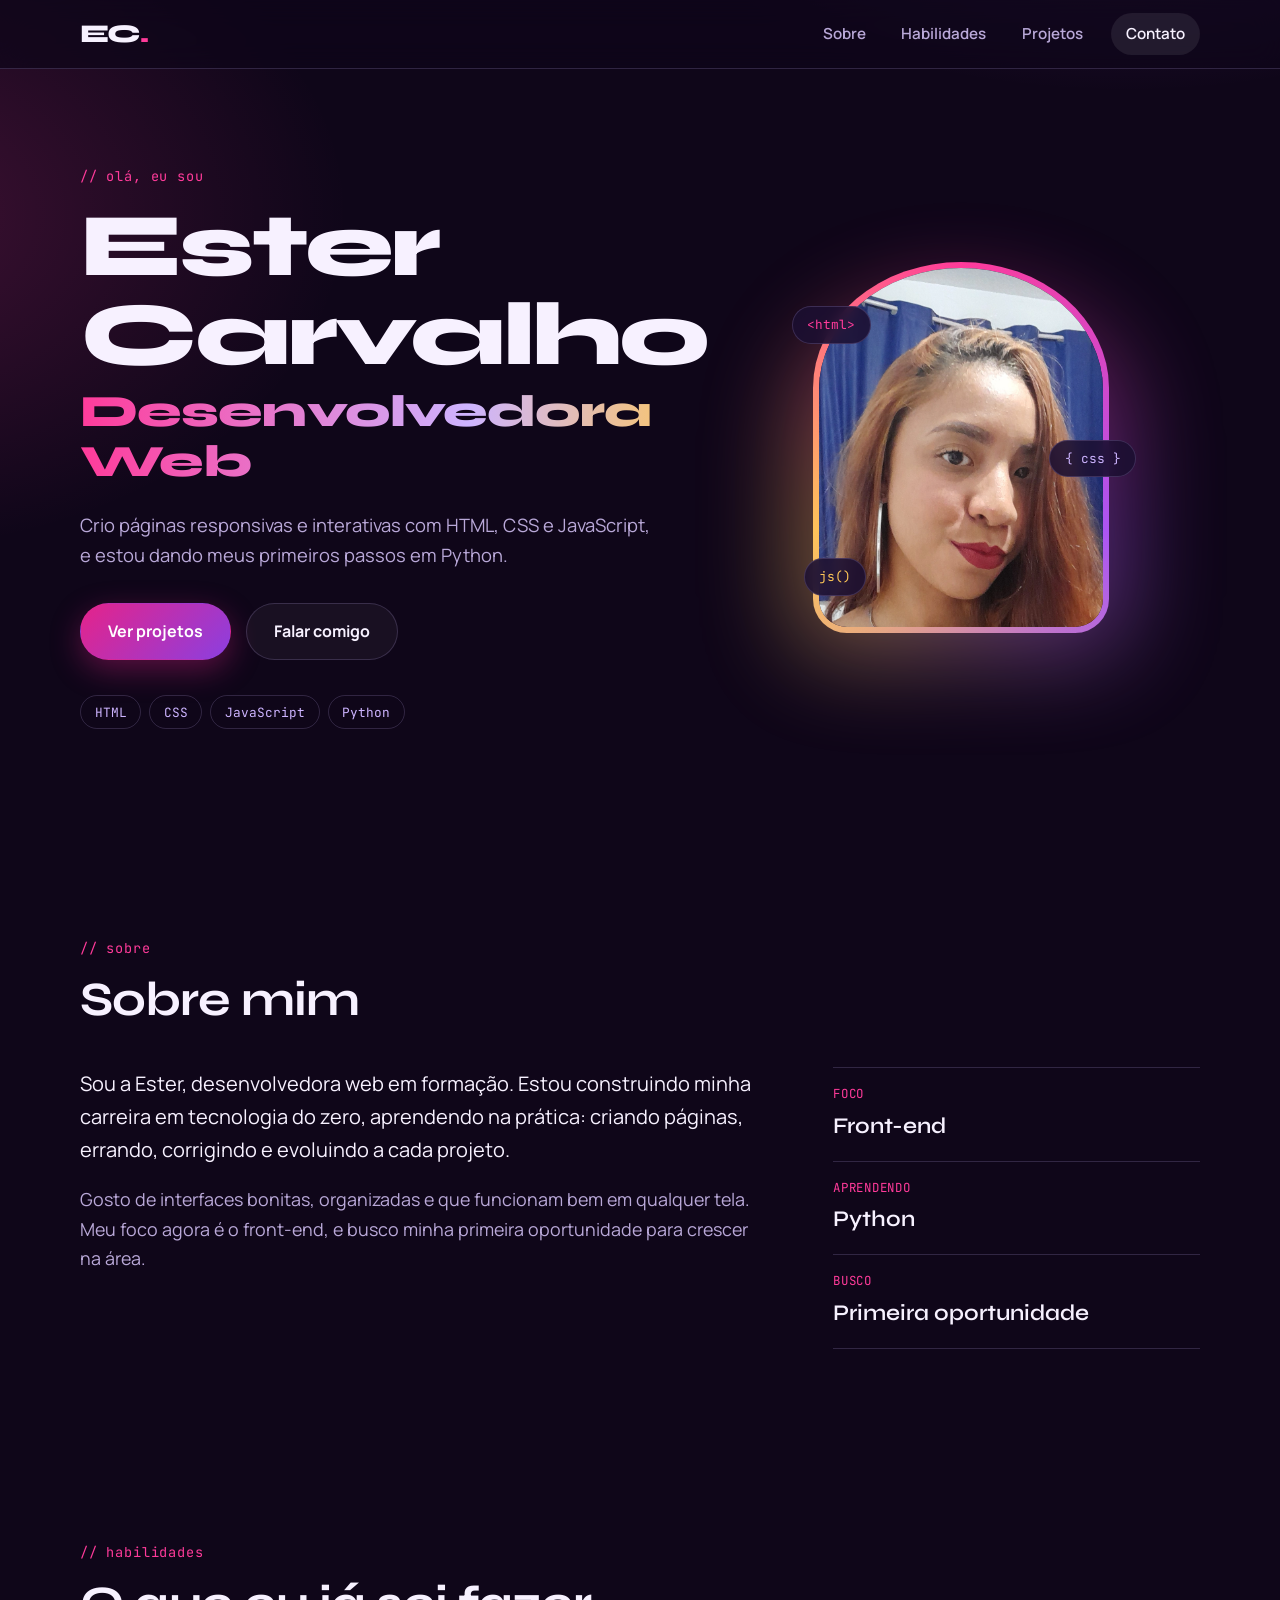
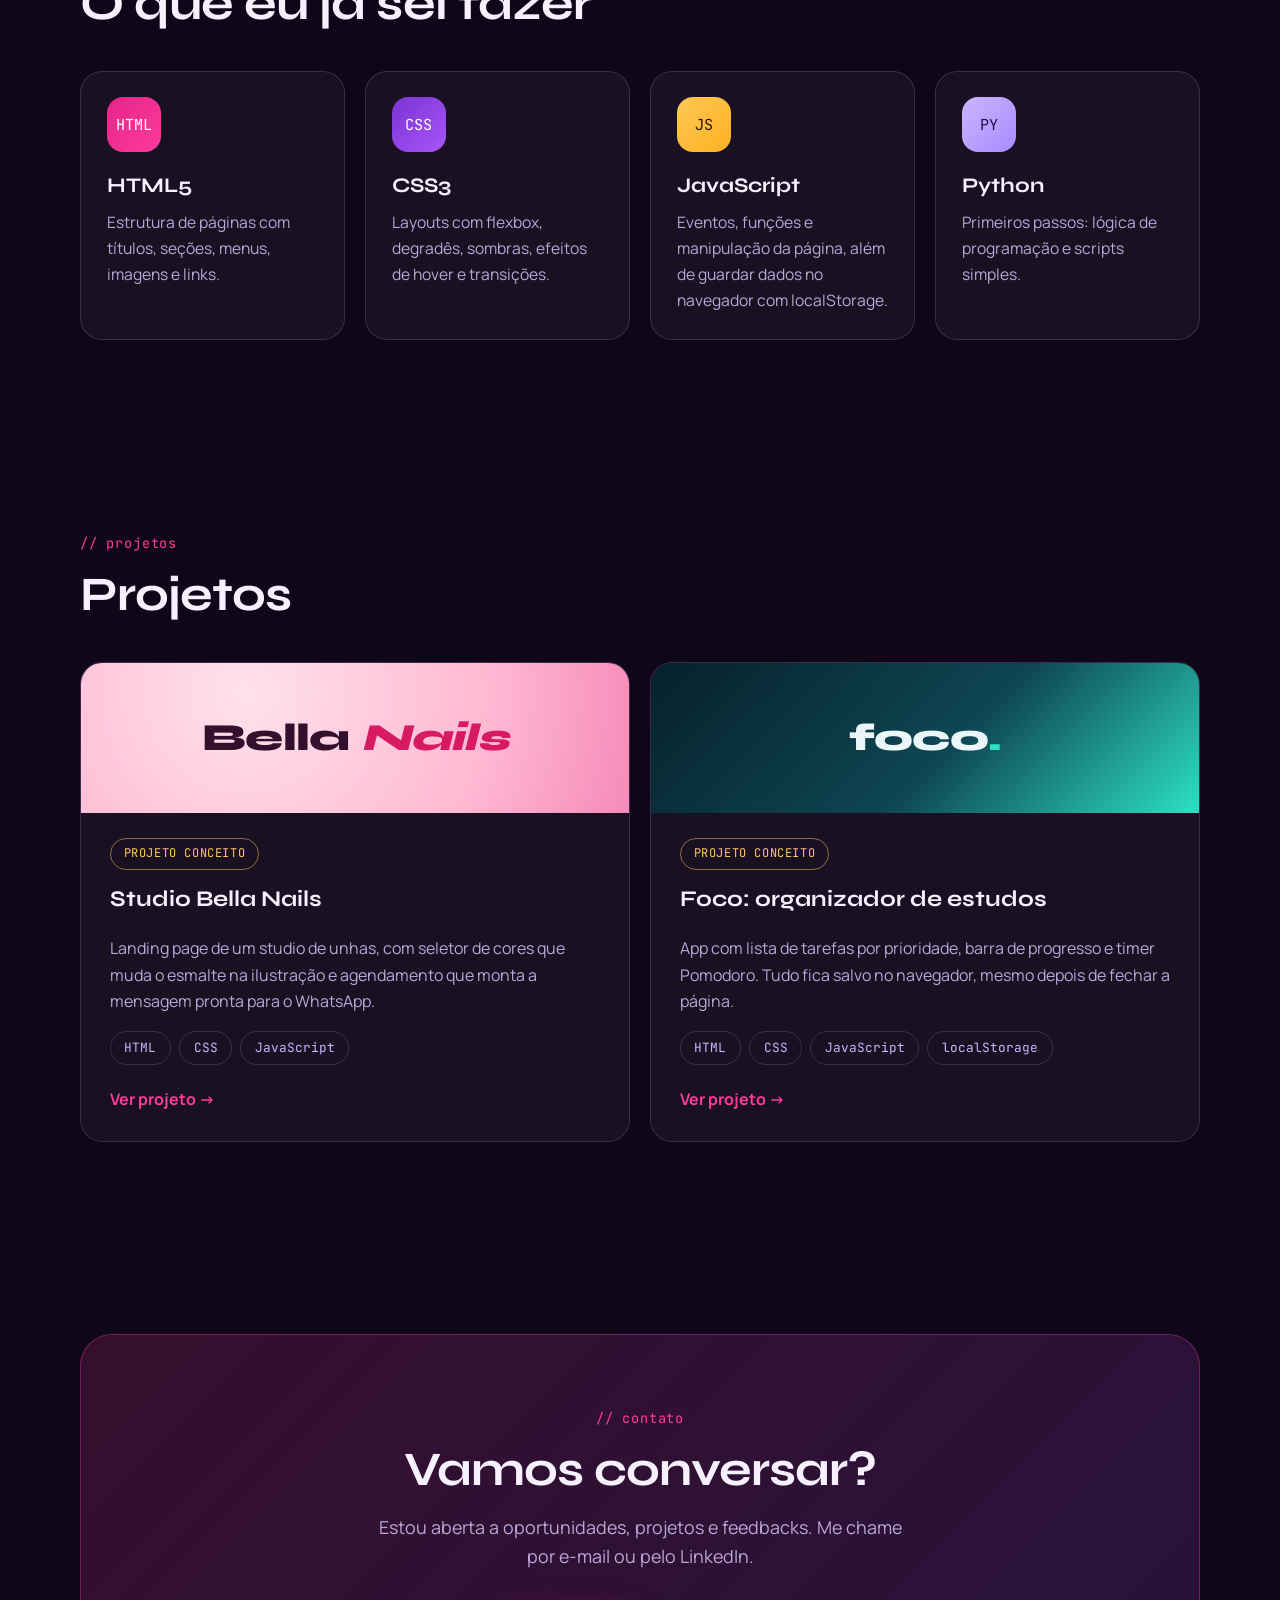
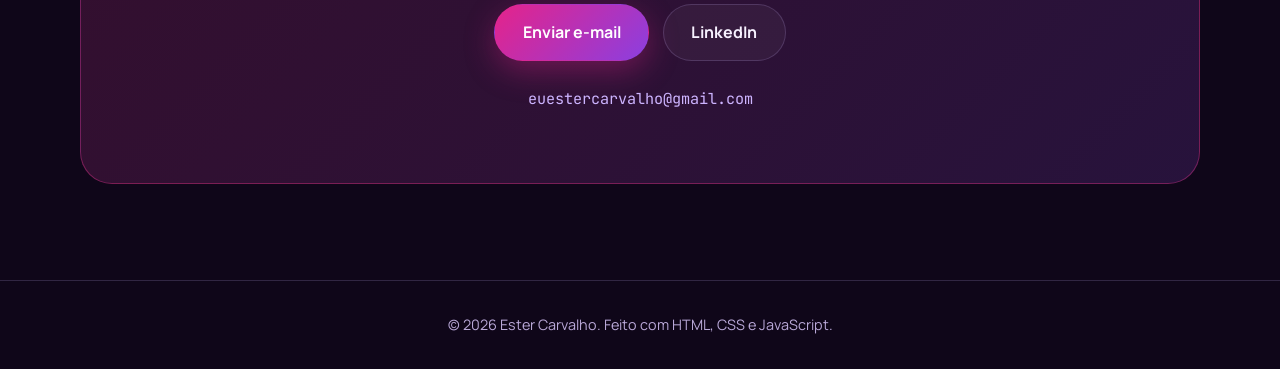
<file: index.html>
<!DOCTYPE html>
<html lang="pt-BR">

<head>
    <meta charset="UTF-8">
    <meta name="viewport" content="width=device-width, initial-scale=1">
    <title>Ester Carvalho | Desenvolvedora Web</title>
    <meta name="description" content="Portfólio de Ester Carvalho, desenvolvedora web em formação. HTML, CSS, JavaScript e Python.">
    <meta name="theme-color" content="#0F0619">
    <meta property="og:type" content="website">
    <meta property="og:title" content="Ester Carvalho | Desenvolvedora Web">
    <meta property="og:description" content="Portfólio de desenvolvimento web com projetos em HTML, CSS e JavaScript.">
    <meta property="og:locale" content="pt_BR">
    <link rel="icon" href="data:image/svg+xml,%3Csvg xmlns='http://www.w3.org/2000/svg' viewBox='0 0 100 100'%3E%3Crect width='100' height='100' rx='26' fill='%23E5238A'/%3E%3Ctext x='50' y='67' font-size='50' font-weight='800' text-anchor='middle' fill='white' font-family='Arial,sans-serif'%3EEC%3C/text%3E%3C/svg%3E">

    <link rel="preconnect" href="https://fonts.googleapis.com">
    <link rel="preconnect" href="https://fonts.gstatic.com" crossorigin>
    <link href="https://fonts.googleapis.com/css2?family=Syne:wght@600;800&family=Manrope:wght@400;500;600;700&family=JetBrains+Mono:wght@500&display=swap" rel="stylesheet">
    <link rel="stylesheet" href="style.css">
</head>

<body>

    <a class="skip" href="#conteudo">Pular para o conteúdo</a>

    <header class="topo">
        <div class="container topo__inner">
            <a class="logo" href="#inicio" aria-label="Ester Carvalho, voltar ao início">EC<span>.</span></a>

            <button class="menu-btn" type="button" aria-expanded="false" aria-controls="menu" aria-label="Abrir menu">
                <span></span><span></span><span></span>
            </button>

            <nav id="menu" class="menu" aria-label="Principal">
                <a href="#sobre">Sobre</a>
                <a href="#habilidades">Habilidades</a>
                <a href="#projetos">Projetos</a>
                <a class="menu__cta" href="#contato">Contato</a>
            </nav>
        </div>
    </header>

    <main id="conteudo">

        <section id="inicio" class="hero">
            <div class="container hero__grid">

                <div class="hero__texto">
                    <p class="rotulo">// olá, eu sou</p>
                    <h1>Ester Carvalho</h1>
                    <p class="hero__cargo">Desenvolvedora Web</p>
                    <p class="hero__lead">
                        Crio páginas responsivas e interativas com HTML, CSS e JavaScript,
                        e estou dando meus primeiros passos em Python.
                    </p>

                    <div class="hero__acoes">
                        <a class="btn btn--primario" href="#projetos">Ver projetos</a>
                        <a class="btn btn--fantasma" href="#contato">Falar comigo</a>
                    </div>

                    <ul class="chips" aria-label="Tecnologias">
                        <li>HTML</li>
                        <li>CSS</li>
                        <li>JavaScript</li>
                        <li>Python</li>
                    </ul>
                </div>

                <div class="foto" aria-hidden="false">
                    <div class="foto__janela">
                        <img src="imagens/minha-foto.jpeg" alt="Retrato de Ester Carvalho" width="1080" height="1920">
                    </div>
                    <span class="tag tag--1">&lt;html&gt;</span>
                    <span class="tag tag--2">{ css }</span>
                    <span class="tag tag--3">js()</span>
                </div>

            </div>
        </section>

        <section id="sobre" class="secao">
            <div class="container">
                <header class="secao__topo">
                    <p class="rotulo">// sobre</p>
                    <h2>Sobre mim</h2>
                </header>

                <div class="sobre__grid">
                    <div class="sobre__texto">
                        <p>
                            Sou a Ester, desenvolvedora web em formação. Estou construindo minha carreira
                            em tecnologia do zero, aprendendo na prática: criando páginas, errando,
                            corrigindo e evoluindo a cada projeto.
                        </p>
                        <p>
                            Gosto de interfaces bonitas, organizadas e que funcionam bem em qualquer tela.
                            Meu foco agora é o front-end, e busco minha primeira oportunidade para crescer na área.
                        </p>
                    </div>

                    <dl class="ficha">
                        <div>
                            <dt>Foco</dt>
                            <dd>Front-end</dd>
                        </div>
                        <div>
                            <dt>Aprendendo</dt>
                            <dd>Python</dd>
                        </div>
                        <div>
                            <dt>Busco</dt>
                            <dd>Primeira oportunidade</dd>
                        </div>
                    </dl>
                </div>
            </div>
        </section>

        <section id="habilidades" class="secao">
            <div class="container">
                <header class="secao__topo">
                    <p class="rotulo">// habilidades</p>
                    <h2>O que eu já sei fazer</h2>
                </header>

                <div class="skills">
                    <article class="skill">
                        <div class="skill__icone skill__icone--rosa">HTML</div>
                        <h3>HTML5</h3>
                        <p>Estrutura de páginas com títulos, seções, menus, imagens e links.</p>
                    </article>

                    <article class="skill">
                        <div class="skill__icone skill__icone--violeta">CSS</div>
                        <h3>CSS3</h3>
                        <p>Layouts com flexbox, degradês, sombras, efeitos de hover e transições.</p>
                    </article>

                    <article class="skill">
                        <div class="skill__icone skill__icone--ouro">JS</div>
                        <h3>JavaScript</h3>
                        <p>Eventos, funções e manipulação da página, além de guardar dados no navegador com localStorage.</p>
                    </article>

                    <article class="skill">
                        <div class="skill__icone skill__icone--lilas">PY</div>
                        <h3>Python</h3>
                        <p>Primeiros passos: lógica de programação e scripts simples.</p>
                    </article>
                </div>
            </div>
        </section>

        <section id="projetos" class="secao">
            <div class="container">
                <header class="secao__topo">
                    <p class="rotulo">// projetos</p>
                    <h2>Projetos</h2>
                </header>

                <div class="projetos">
                    <article class="projeto projeto--real">
                        <div class="projeto__capa" aria-hidden="true">
                            <span>Bella <em>Nails</em></span>
                        </div>
                        <div class="projeto__corpo">
                            <span class="selo selo--ok">Projeto conceito</span>
                            <h3>Studio Bella Nails</h3>
                            <p>Landing page de um studio de unhas, com seletor de cores que muda o esmalte na ilustração e agendamento que monta a mensagem pronta para o WhatsApp.</p>
                            <ul class="chips chips--pequenos" aria-label="Tecnologias usadas">
                                <li>HTML</li>
                                <li>CSS</li>
                                <li>JavaScript</li>
                            </ul>
                            <a class="projeto__link" href="projetos/studio-bella-nails/index.html">Ver projeto <span aria-hidden="true">&rarr;</span></a>
                        </div>
                    </article>

                    <article class="projeto projeto--real">
                        <div class="projeto__capa projeto__capa--foco" aria-hidden="true">
                            <span>foco<em>.</em></span>
                        </div>
                        <div class="projeto__corpo">
                            <span class="selo selo--ok">Projeto conceito</span>
                            <h3>Foco: organizador de estudos</h3>
                            <p>App com lista de tarefas por prioridade, barra de progresso e timer Pomodoro. Tudo fica salvo no navegador, mesmo depois de fechar a página.</p>
                            <ul class="chips chips--pequenos" aria-label="Tecnologias usadas">
                                <li>HTML</li>
                                <li>CSS</li>
                                <li>JavaScript</li>
                                <li>localStorage</li>
                            </ul>
                            <a class="projeto__link" href="projetos/foco-estudos/index.html">Ver projeto <span aria-hidden="true">&rarr;</span></a>
                        </div>
                    </article>
                </div>
            </div>
        </section>

        <section id="contato" class="secao">
            <div class="container">
                <div class="contato">
                    <p class="rotulo">// contato</p>
                    <h2>Vamos conversar?</h2>
                    <p class="contato__texto">
                        Estou aberta a oportunidades, projetos e feedbacks.
                        Me chame por e-mail ou pelo LinkedIn.
                    </p>

                    <div class="hero__acoes hero__acoes--centro">
                        <a class="btn btn--primario" href="mailto:euestercarvalho@gmail.com">Enviar e-mail</a>

                        <a class="btn btn--fantasma" href="https://www.linkedin.com/in/ester-carvalho-20a6b92aa" target="_blank" rel="noopener">LinkedIn</a>
                    </div>

                    <p class="contato__email">euestercarvalho@gmail.com</p>
                </div>
            </div>
        </section>

    </main>

    <footer class="rodape">
        <div class="container">
            <p>&copy; <span id="ano">2026</span> Ester Carvalho. Feito com HTML, CSS e JavaScript.</p>
        </div>
    </footer>

    <script src="script.js"></script>
</body>

</html>
</file>
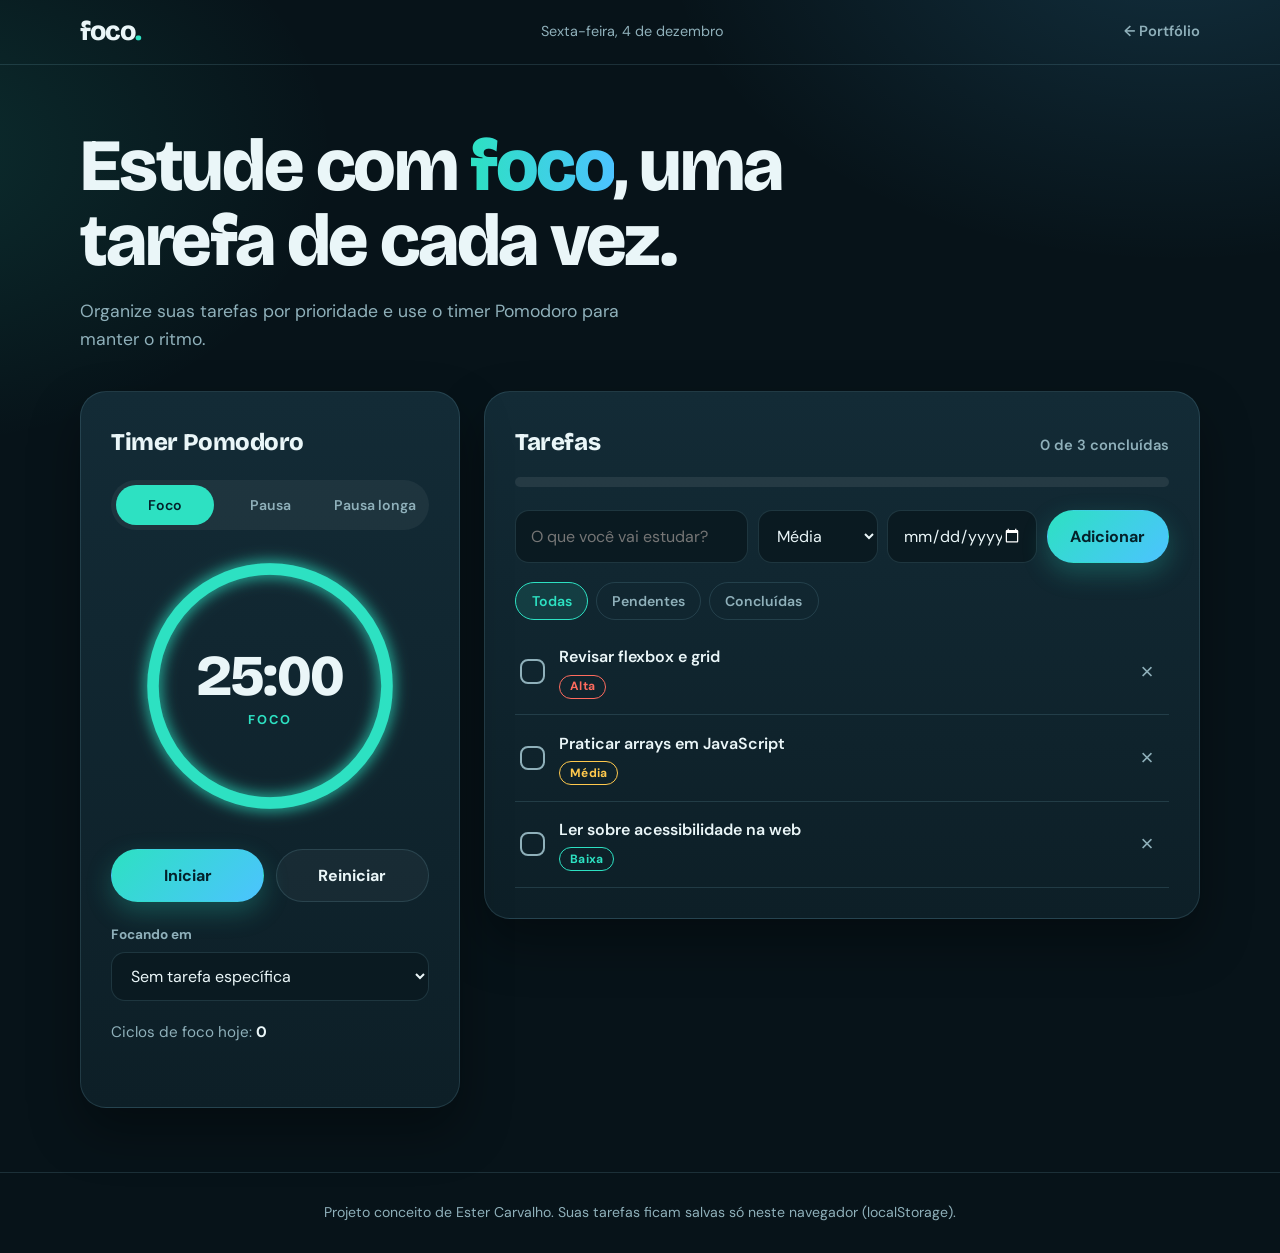
<file: projetos/foco-estudos/index.html>
<!DOCTYPE html>
<html lang="pt-BR">

<head>
    <meta charset="UTF-8">
    <meta name="viewport" content="width=device-width, initial-scale=1">
    <title>Foco | Organizador de estudos com Pomodoro</title>
    <meta name="description" content="Organizador de estudos com lista de tarefas, prioridades e timer Pomodoro. Projeto de Ester Carvalho.">
    <meta name="theme-color" content="#071319">
    <link rel="icon" href="data:image/svg+xml,%3Csvg xmlns='http://www.w3.org/2000/svg' viewBox='0 0 100 100'%3E%3Crect width='100' height='100' rx='26' fill='%2307222B'/%3E%3Ccircle cx='50' cy='50' r='26' fill='none' stroke='%232DE1C2' stroke-width='9'/%3E%3C/svg%3E">

    <link rel="preconnect" href="https://fonts.googleapis.com">
    <link rel="preconnect" href="https://fonts.gstatic.com" crossorigin>
    <link href="https://fonts.googleapis.com/css2?family=Bricolage+Grotesque:opsz,wght@12..96,600;12..96,800&family=DM+Sans:wght@400;500;600;700&display=swap" rel="stylesheet">
    <link rel="stylesheet" href="style.css">
</head>

<body>

    <a class="skip" href="#app">Pular para o app</a>

    <header class="topo">
        <div class="container topo__inner">
            <a class="logo" href="index.html" aria-label="Foco, início">foco<span>.</span></a>
            <p class="topo__data" id="dataHoje"></p>
            <a class="voltar" href="../../index.html#projetos">&larr; Portfólio</a>
        </div>
    </header>

    <main id="app" class="container">

        <section class="intro">
            <h1>Estude com <em>foco</em>, uma tarefa de cada vez.</h1>
            <p>Organize suas tarefas por prioridade e use o timer Pomodoro para manter o ritmo.</p>
        </section>

        <div class="grade">

            <section class="cartao timer" data-modo="foco" aria-labelledby="tituloTimer">
                <h2 id="tituloTimer">Timer Pomodoro</h2>

                <div class="modos" role="group" aria-label="Modo do timer">
                    <button class="modo" type="button" data-modo="foco" aria-pressed="true">Foco</button>
                    <button class="modo" type="button" data-modo="pausa" aria-pressed="false">Pausa</button>
                    <button class="modo" type="button" data-modo="longa" aria-pressed="false">Pausa longa</button>
                </div>

                <div class="anel">
                    <svg viewBox="0 0 200 200" aria-hidden="true">
                        <circle class="anel__fundo" cx="100" cy="100" r="90"></circle>
                        <circle class="anel__progresso" id="anelProgresso" cx="100" cy="100" r="90"></circle>
                    </svg>
                    <div class="anel__texto">
                        <span id="tempo" class="anel__tempo" role="timer" aria-live="off">25:00</span>
                        <span id="modoNome" class="anel__modo">Foco</span>
                    </div>
                </div>

                <div class="timer__acoes">
                    <button id="btnIniciar" class="btn btn--primario" type="button">Iniciar</button>
                    <button id="btnReiniciar" class="btn btn--fantasma" type="button">Reiniciar</button>
                </div>

                <div class="campo">
                    <label for="tarefaAtual">Focando em</label>
                    <select id="tarefaAtual"></select>
                </div>

                <p class="ciclos">Ciclos de foco hoje: <strong id="ciclosHoje">0</strong></p>
                <p id="avisoTimer" class="aviso" role="status" aria-live="polite"></p>
            </section>

            <section class="cartao tarefas" aria-labelledby="tituloTarefas">
                <div class="tarefas__topo">
                    <h2 id="tituloTarefas">Tarefas</h2>
                    <p id="resumo" class="resumo"></p>
                </div>

                <div class="progresso" id="progresso" role="progressbar" aria-label="Progresso das tarefas" aria-valuemin="0" aria-valuemax="100" aria-valuenow="0">
                    <div class="progresso__barra" id="barra"></div>
                </div>

                <form id="formTarefa" class="novo">
                    <label class="sr" for="novoTitulo">Nova tarefa</label>
                    <input id="novoTitulo" class="novo__titulo" type="text" placeholder="O que você vai estudar?" maxlength="80" autocomplete="off" required>

                    <label class="sr" for="novaPrioridade">Prioridade</label>
                    <select id="novaPrioridade">
                        <option value="alta">Alta</option>
                        <option value="media" selected>Média</option>
                        <option value="baixa">Baixa</option>
                    </select>

                    <label class="sr" for="novoPrazo">Prazo (opcional)</label>
                    <input id="novoPrazo" type="date">

                    <button class="btn btn--primario" type="submit">Adicionar</button>
                </form>

                <div class="filtros" role="group" aria-label="Filtrar tarefas">
                    <button class="filtro" type="button" data-filtro="todas" aria-pressed="true">Todas</button>
                    <button class="filtro" type="button" data-filtro="pendentes" aria-pressed="false">Pendentes</button>
                    <button class="filtro" type="button" data-filtro="feitas" aria-pressed="false">Concluídas</button>
                </div>

                <ul id="lista" class="lista"></ul>
                <p id="vazio" class="vazio" hidden>Nenhuma tarefa por aqui. Que tal adicionar a primeira?</p>

                <button id="limpar" class="limpar" type="button">Limpar concluídas</button>
            </section>

        </div>
    </main>

    <footer class="rodape">
        <div class="container">
            <p>Projeto conceito de Ester Carvalho. Suas tarefas ficam salvas só neste navegador (localStorage).</p>
        </div>
    </footer>

    <script src="script.js"></script>
</body>

</html>
</file>
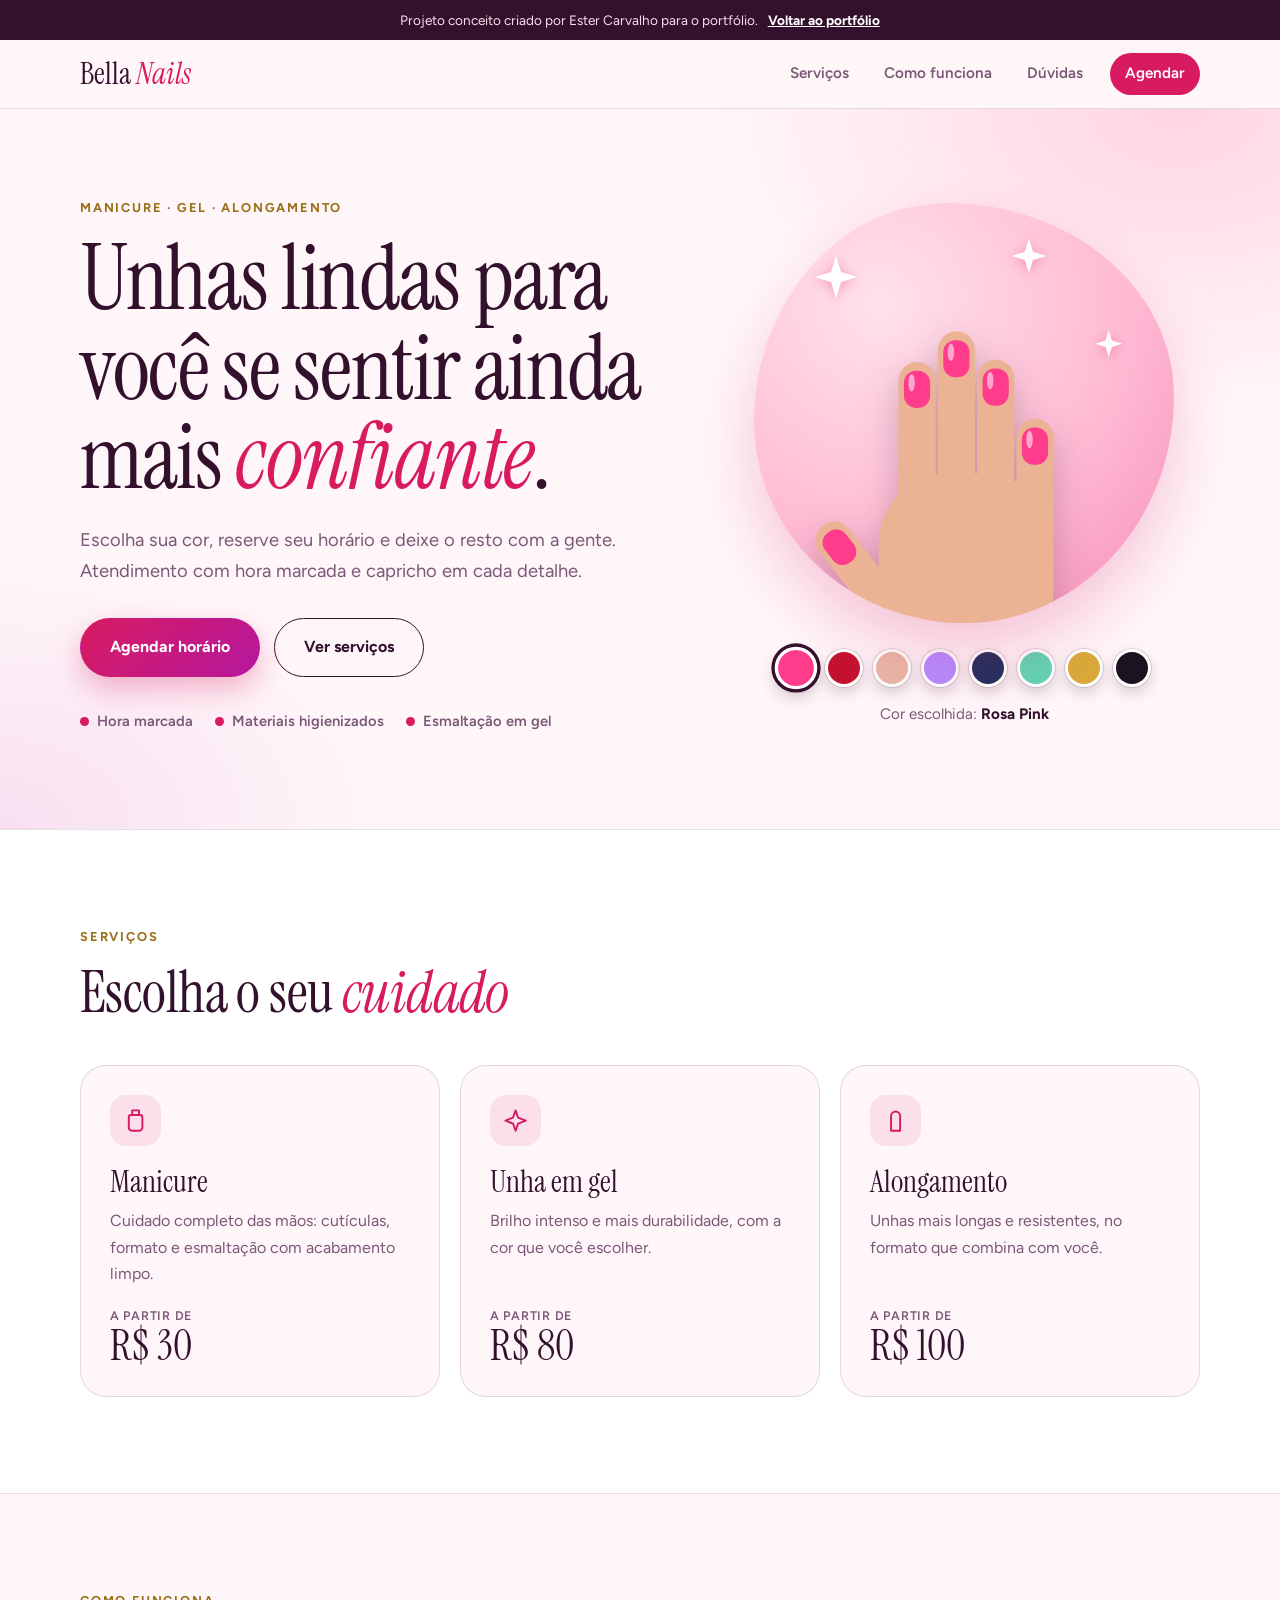
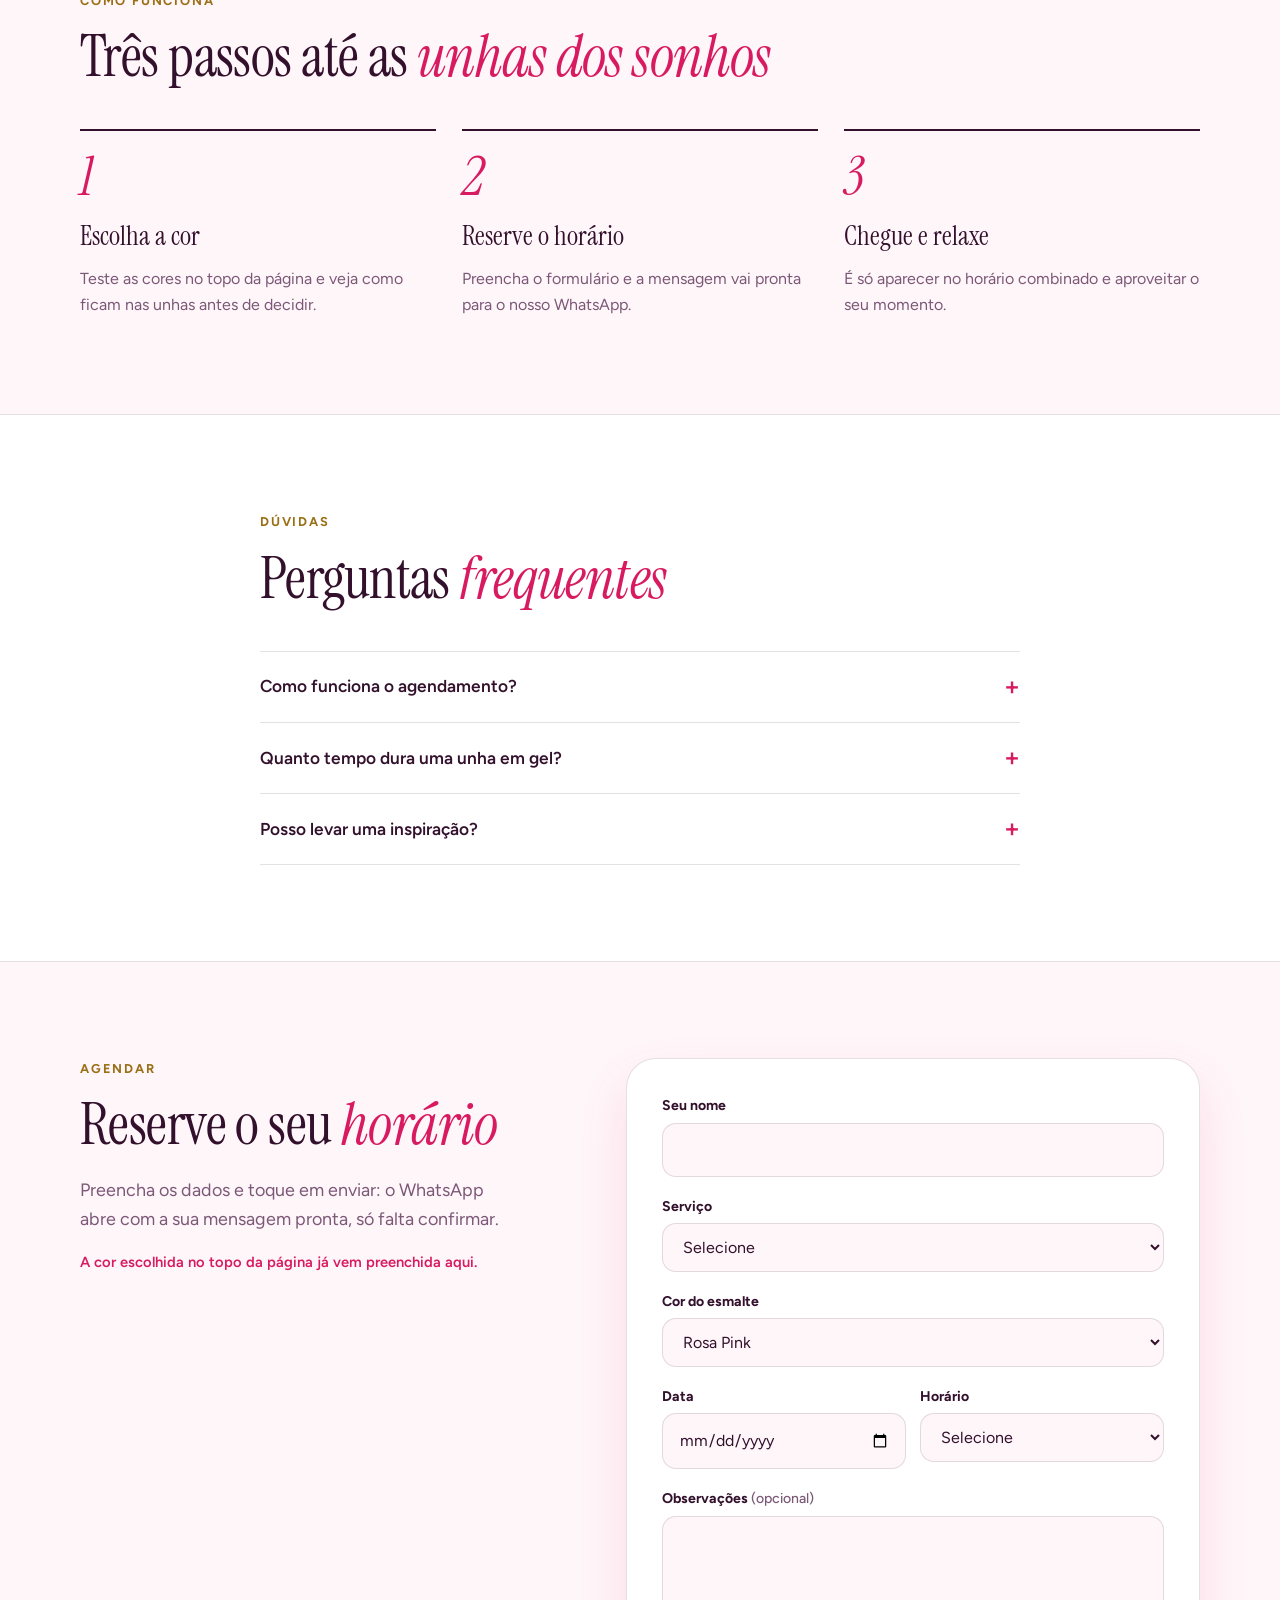
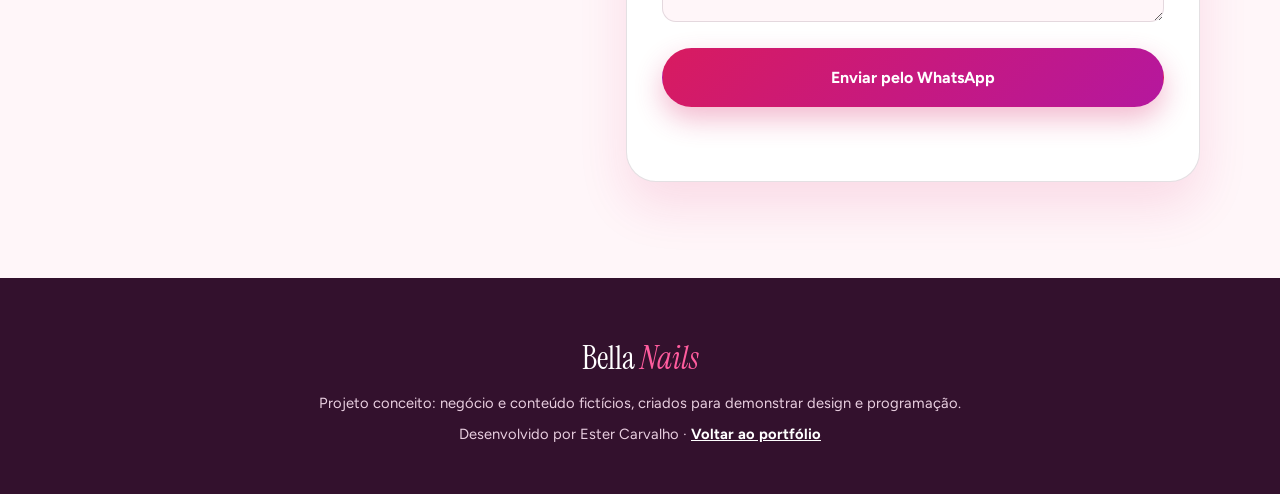
<file: projetos/studio-bella-nails/index.html>
<!DOCTYPE html>
<html lang="pt-BR">

<head>
    <meta charset="UTF-8">
    <meta name="viewport" content="width=device-width, initial-scale=1">
    <title>Studio Bella Nails | Unhas lindas para você se sentir mais confiante</title>
    <meta name="description" content="Studio Bella Nails: manicure, unha em gel e alongamento. Escolha sua cor e agende seu horário pelo WhatsApp.">
    <meta name="theme-color" content="#FFF6F9">
    <link rel="icon" href="data:image/svg+xml,%3Csvg xmlns='http://www.w3.org/2000/svg' viewBox='0 0 100 100'%3E%3Crect width='100' height='100' rx='26' fill='%23D81B60'/%3E%3Ctext x='50' y='67' font-size='48' font-weight='800' text-anchor='middle' fill='white' font-family='Arial,sans-serif'%3EBN%3C/text%3E%3C/svg%3E">

    <link rel="preconnect" href="https://fonts.googleapis.com">
    <link rel="preconnect" href="https://fonts.gstatic.com" crossorigin>
    <link href="https://fonts.googleapis.com/css2?family=Instrument+Serif:ital@0;1&family=Figtree:wght@400;500;600;700&display=swap" rel="stylesheet">
    <link rel="stylesheet" href="style.css">
</head>

<body>

    <a class="skip" href="#conteudo">Pular para o conteúdo</a>

    <div class="aviso">
        Projeto conceito criado por Ester Carvalho para o portfólio.
        <a href="../../index.html#projetos">Voltar ao portfólio</a>
    </div>

    <header class="topo">
        <div class="container topo__inner">
            <a class="logo" href="#inicio" aria-label="Studio Bella Nails, voltar ao início">Bella<span> Nails</span></a>

            <button class="menu-btn" type="button" aria-expanded="false" aria-controls="menu" aria-label="Abrir menu">
                <span></span><span></span><span></span>
            </button>

            <nav id="menu" class="menu" aria-label="Principal">
                <a href="#servicos">Serviços</a>
                <a href="#como-funciona">Como funciona</a>
                <a href="#duvidas">Dúvidas</a>
                <a class="menu__cta" href="#agendar">Agendar</a>
            </nav>
        </div>
    </header>

    <main id="conteudo">

        <section id="inicio" class="hero">
            <div class="container hero__grid">

                <div class="hero__texto">
                    <p class="etiqueta">Manicure · Gel · Alongamento</p>
                    <h1>Unhas lindas para você se sentir ainda mais <em>confiante</em>.</h1>
                    <p class="hero__lead">
                        Escolha sua cor, reserve seu horário e deixe o resto com a gente.
                        Atendimento com hora marcada e capricho em cada detalhe.
                    </p>

                    <div class="acoes">
                        <a class="btn btn--primario" href="#agendar">Agendar horário</a>
                        <a class="btn btn--contorno" href="#servicos">Ver serviços</a>
                    </div>

                    <ul class="pontos">
                        <li>Hora marcada</li>
                        <li>Materiais higienizados</li>
                        <li>Esmaltação em gel</li>
                    </ul>
                </div>

                <div class="hero__visual">
                    <div class="palco">
                        <svg class="brilho brilho--1" viewBox="0 0 24 24" aria-hidden="true"><path d="M12 1l2.6 8.4L23 12l-8.4 2.6L12 23l-2.6-8.4L1 12l8.4-2.6z"/></svg>
                        <svg class="brilho brilho--2" viewBox="0 0 24 24" aria-hidden="true"><path d="M12 1l2.6 8.4L23 12l-8.4 2.6L12 23l-2.6-8.4L1 12l8.4-2.6z"/></svg>
                        <svg class="brilho brilho--3" viewBox="0 0 24 24" aria-hidden="true"><path d="M12 1l2.6 8.4L23 12l-8.4 2.6L12 23l-2.6-8.4L1 12l8.4-2.6z"/></svg>

                        <svg class="mao" viewBox="0 0 300 360" role="img" aria-label="Ilustração de uma mão com as unhas pintadas na cor escolhida">
                            <g fill="#EBB394">
                                <rect x="198" y="150" width="34" height="120" rx="17" />
                                <rect x="162" y="96" width="34" height="180" rx="17" />
                                <rect x="126" y="70" width="34" height="210" rx="17" />
                                <rect x="90" y="98" width="34" height="180" rx="17" />
                                <rect x="72" y="200" width="160" height="170" rx="64" />
                                <rect x="38" y="236" width="34" height="112" rx="17" transform="rotate(-38 55 292)" />
                            </g>
                            <g class="unha">
                                <rect x="203" y="158" width="24" height="34" rx="11" />
                                <rect x="167" y="104" width="24" height="34" rx="11" />
                                <rect x="131" y="78" width="24" height="34" rx="11" />
                                <rect x="95" y="106" width="24" height="34" rx="11" />
                                <rect x="43" y="244" width="24" height="34" rx="11" transform="rotate(-38 55 292)" />
                            </g>
                            <g fill="#fff" opacity="0.55">
                                <ellipse cx="210" cy="169" rx="3" ry="8" />
                                <ellipse cx="174" cy="115" rx="3" ry="8" />
                                <ellipse cx="138" cy="89" rx="3" ry="8" />
                                <ellipse cx="102" cy="117" rx="3" ry="8" />
                            </g>
                        </svg>
                    </div>

                    <div class="cores" role="group" aria-label="Escolha a cor do esmalte">
                        <button class="cor" type="button" style="--c:#FF3B8B" data-nome="Rosa Pink" data-hex="#FF3B8B" aria-label="Rosa Pink"></button>
                        <button class="cor" type="button" style="--c:#C4122F" data-nome="Vermelho Paixão" data-hex="#C4122F" aria-label="Vermelho Paixão"></button>
                        <button class="cor" type="button" style="--c:#E8B7A6" data-nome="Nude Seda" data-hex="#E8B7A6" aria-label="Nude Seda"></button>
                        <button class="cor" type="button" style="--c:#B58CFF" data-nome="Lilás Glow" data-hex="#B58CFF" aria-label="Lilás Glow"></button>
                        <button class="cor" type="button" style="--c:#23305E" data-nome="Azul Noite" data-hex="#23305E" aria-label="Azul Noite"></button>
                        <button class="cor" type="button" style="--c:#62D3B3" data-nome="Verde Menta" data-hex="#62D3B3" aria-label="Verde Menta"></button>
                        <button class="cor" type="button" style="--c:#D9A93A" data-nome="Dourado Chic" data-hex="#D9A93A" aria-label="Dourado Chic"></button>
                        <button class="cor" type="button" style="--c:#1B1320" data-nome="Preto Cristal" data-hex="#1B1320" aria-label="Preto Cristal"></button>
                    </div>
                    <p class="cor-nome">Cor escolhida: <strong id="corNome">Rosa Pink</strong></p>
                </div>

            </div>
        </section>

        <section id="servicos" class="secao secao--branca">
            <div class="container">
                <header class="secao__topo">
                    <p class="etiqueta">Serviços</p>
                    <h2>Escolha o seu <em>cuidado</em></h2>
                </header>

                <div class="servicos">
                    <article class="servico">
                        <svg class="servico__icone" viewBox="0 0 24 24" aria-hidden="true"><path d="M9 3h6v4H9z"/><path d="M8 7h8a2 2 0 0 1 2 2v9a3 3 0 0 1-3 3H9a3 3 0 0 1-3-3V9a2 2 0 0 1 2-2z"/></svg>
                        <h3>Manicure</h3>
                        <p>Cuidado completo das mãos: cutículas, formato e esmaltação com acabamento limpo.</p>
                        <p class="preco"><small>a partir de</small> R$ 30</p>
                    </article>

                    <article class="servico">
                        <svg class="servico__icone" viewBox="0 0 24 24" aria-hidden="true"><path d="M12 3l2.2 6.3L21 12l-6.8 2.7L12 21l-2.2-6.3L3 12l6.8-2.7z"/></svg>
                        <h3>Unha em gel</h3>
                        <p>Brilho intenso e mais durabilidade, com a cor que você escolher.</p>
                        <p class="preco"><small>a partir de</small> R$ 80</p>
                    </article>

                    <article class="servico">
                        <svg class="servico__icone" viewBox="0 0 24 24" aria-hidden="true"><path d="M8 21V8a4 4 0 0 1 8 0v13z"/></svg>
                        <h3>Alongamento</h3>
                        <p>Unhas mais longas e resistentes, no formato que combina com você.</p>
                        <p class="preco"><small>a partir de</small> R$ 100</p>
                    </article>
                </div>
            </div>
        </section>

        <section id="como-funciona" class="secao">
            <div class="container">
                <header class="secao__topo">
                    <p class="etiqueta">Como funciona</p>
                    <h2>Três passos até as <em>unhas dos sonhos</em></h2>
                </header>

                <ol class="passos">
                    <li>
                        <h3>Escolha a cor</h3>
                        <p>Teste as cores no topo da página e veja como ficam nas unhas antes de decidir.</p>
                    </li>
                    <li>
                        <h3>Reserve o horário</h3>
                        <p>Preencha o formulário e a mensagem vai pronta para o nosso WhatsApp.</p>
                    </li>
                    <li>
                        <h3>Chegue e relaxe</h3>
                        <p>É só aparecer no horário combinado e aproveitar o seu momento.</p>
                    </li>
                </ol>
            </div>
        </section>

        <section id="duvidas" class="secao secao--branca">
            <div class="container container--estreito">
                <header class="secao__topo">
                    <p class="etiqueta">Dúvidas</p>
                    <h2>Perguntas <em>frequentes</em></h2>
                </header>

                <div class="faq">
                    <details>
                        <summary>Como funciona o agendamento?</summary>
                        <p>Você preenche o formulário abaixo e a mensagem já vai pronta para o nosso WhatsApp. É só confirmar por lá.</p>
                    </details>
                    <details>
                        <summary>Quanto tempo dura uma unha em gel?</summary>
                        <p>Em média de 2 a 3 semanas, dependendo do cuidado no dia a dia e do crescimento natural da unha.</p>
                    </details>
                    <details>
                        <summary>Posso levar uma inspiração?</summary>
                        <p>Pode! Envie a foto de referência pelo WhatsApp e a gente adapta ao formato das suas unhas.</p>
                    </details>
                </div>
            </div>
        </section>

        <section id="agendar" class="secao">
            <div class="container agendar__grid">

                <div class="agendar__texto">
                    <p class="etiqueta">Agendar</p>
                    <h2>Reserve o seu <em>horário</em></h2>
                    <p class="agendar__lead">
                        Preencha os dados e toque em enviar: o WhatsApp abre com a sua mensagem pronta,
                        só falta confirmar.
                    </p>
                    <p class="agendar__nota">A cor escolhida no topo da página já vem preenchida aqui.</p>
                </div>

                <form id="formAgendar" class="form" novalidate>
                    <div class="campo">
                        <label for="nome">Seu nome</label>
                        <input id="nome" name="nome" type="text" autocomplete="given-name" required>
                    </div>

                    <div class="campo">
                        <label for="servico">Serviço</label>
                        <select id="servico" name="servico" required>
                            <option value="">Selecione</option>
                            <option>Manicure</option>
                            <option>Unha em gel</option>
                            <option>Alongamento</option>
                        </select>
                    </div>

                    <div class="campo">
                        <label for="cor">Cor do esmalte</label>
                        <select id="cor" name="cor" required></select>
                    </div>

                    <div class="campo campo--duplo">
                        <div>
                            <label for="data">Data</label>
                            <input id="data" name="data" type="date" required>
                        </div>
                        <div>
                            <label for="horario">Horário</label>
                            <select id="horario" name="horario" required>
                                <option value="">Selecione</option>
                                <option>09:00</option>
                                <option>10:00</option>
                                <option>11:00</option>
                                <option>13:00</option>
                                <option>14:00</option>
                                <option>15:00</option>
                                <option>16:00</option>
                                <option>17:00</option>
                            </select>
                        </div>
                    </div>

                    <div class="campo">
                        <label for="obs">Observações <span>(opcional)</span></label>
                        <textarea id="obs" name="obs" rows="3"></textarea>
                    </div>

                    <button class="btn btn--primario btn--cheio" type="submit">Enviar pelo WhatsApp</button>
                    <p id="status" class="status" role="status" aria-live="polite"></p>
                </form>

            </div>
        </section>

    </main>

    <footer class="rodape">
        <div class="container">
            <p class="rodape__logo">Bella<span> Nails</span></p>
            <p>Projeto conceito: negócio e conteúdo fictícios, criados para demonstrar design e programação.</p>
            <p>Desenvolvido por Ester Carvalho · <a href="../../index.html#projetos">Voltar ao portfólio</a></p>
        </div>
    </footer>

    <script src="script.js"></script>
</body>

</html>
</file>
<file: style.css>
@property --ang {
    syntax: "<angle>";
    initial-value: 0deg;
    inherits: false;
}

:root {
    --bg: #0F0619;
    --card: rgba(255, 255, 255, 0.045);
    --card-borda: rgba(205, 180, 255, 0.18);
    --ink: #F7F1FF;
    --muted: #B9A8D8;
    --rosa: #FF3B9A;
    --violeta: #A855F7;
    --lilas: #CDB4FF;
    --ouro: #FFC857;
    --grad-btn: linear-gradient(135deg, #E5238A, #8B3FE0);
    --raio: 22px;
}

*,
*::before,
*::after {
    box-sizing: border-box;
}

html {
    scroll-behavior: smooth;
    scroll-padding-top: 5rem;
}

body {
    margin: 0;
    font-family: "Manrope", system-ui, -apple-system, "Segoe UI", sans-serif;
    color: var(--ink);
    line-height: 1.65;
    -webkit-font-smoothing: antialiased;
    background:
        radial-gradient(60rem 38rem at 88% -8%, rgba(168, 85, 247, 0.30), transparent 62%),
        radial-gradient(48rem 34rem at -10% 6%, rgba(255, 59, 154, 0.20), transparent 62%),
        var(--bg);
    background-repeat: no-repeat;
}

img {
    display: block;
    max-width: 100%;
}

a {
    color: inherit;
}

:focus-visible {
    outline: 3px solid var(--ouro);
    outline-offset: 3px;
    border-radius: 8px;
}

.container {
    width: min(1120px, 100% - 2.5rem);
    margin-inline: auto;
}

.skip {
    position: absolute;
    left: -999px;
    top: 0;
    z-index: 100;
    padding: 0.7rem 1.1rem;
    background: #fff;
    color: #111;
    border-radius: 8px;
    font-weight: 700;
}

.skip:focus {
    left: 1rem;
    top: 1rem;
}

/* ---------- Topo e menu ---------- */

.topo {
    position: sticky;
    top: 0;
    z-index: 50;
    background: rgba(15, 6, 25, 0.72);
    backdrop-filter: blur(14px);
    -webkit-backdrop-filter: blur(14px);
    border-bottom: 1px solid var(--card-borda);
}

.topo__inner {
    display: flex;
    align-items: center;
    justify-content: space-between;
    min-height: 4.25rem;
}

.logo {
    font-family: "Syne", sans-serif;
    font-weight: 800;
    font-size: 1.6rem;
    letter-spacing: -0.02em;
    text-decoration: none;
}

.logo span {
    color: var(--rosa);
}

.menu {
    display: flex;
    align-items: center;
    gap: 0.35rem;
}

.menu a {
    text-decoration: none;
    padding: 0.5rem 0.95rem;
    border-radius: 999px;
    color: var(--muted);
    font-weight: 600;
    font-size: 0.95rem;
    transition: color 0.2s, background 0.2s;
}

.menu a:hover,
.menu a[aria-current="true"] {
    color: var(--ink);
    background: rgba(255, 255, 255, 0.08);
}

.menu .menu__cta {
    background: var(--grad-btn);
    color: #fff;
    margin-left: 0.4rem;
}

.menu .menu__cta:hover {
    filter: brightness(1.12);
}

.menu-btn {
    display: none;
    width: 2.75rem;
    height: 2.75rem;
    border: 1px solid var(--card-borda);
    border-radius: 12px;
    background: var(--card);
    cursor: pointer;
    flex-direction: column;
    align-items: center;
    justify-content: center;
    gap: 5px;
}

.menu-btn span {
    display: block;
    width: 20px;
    height: 2px;
    background: var(--ink);
    border-radius: 2px;
    transition: transform 0.25s, opacity 0.25s;
}

.menu-btn[aria-expanded="true"] span:nth-child(1) {
    transform: translateY(7px) rotate(45deg);
}

.menu-btn[aria-expanded="true"] span:nth-child(2) {
    opacity: 0;
}

.menu-btn[aria-expanded="true"] span:nth-child(3) {
    transform: translateY(-7px) rotate(-45deg);
}

@media (max-width: 760px) {
    .menu-btn {
        display: inline-flex;
    }

    .menu {
        position: absolute;
        top: 100%;
        left: 0;
        right: 0;
        display: none;
        flex-direction: column;
        align-items: stretch;
        gap: 0.25rem;
        padding: 1rem 1.25rem 1.5rem;
        background: rgba(15, 6, 25, 0.97);
        border-bottom: 1px solid var(--card-borda);
    }

    .menu.aberto {
        display: flex;
    }

    .menu a {
        padding: 0.95rem 1rem;
        font-size: 1.05rem;
    }

    .menu .menu__cta {
        margin: 0.5rem 0 0;
        text-align: center;
    }
}

/* ---------- Tipografia base ---------- */

.rotulo {
    margin: 0 0 0.9rem;
    font-family: "JetBrains Mono", ui-monospace, monospace;
    font-size: 0.85rem;
    letter-spacing: 0.06em;
    color: var(--rosa);
}

h1,
h2,
h3 {
    font-family: "Syne", sans-serif;
    margin: 0;
    text-wrap: balance;
}

h2 {
    font-size: clamp(2rem, 5vw, 3rem);
    line-height: 1.1;
    letter-spacing: -0.02em;
}

/* ---------- Início ---------- */

.hero {
    padding-block: clamp(3rem, 8vw, 6rem) clamp(4rem, 9vw, 7rem);
    overflow-x: clip;
}

.hero__grid {
    display: grid;
    grid-template-columns: 1.15fr 0.85fr;
    gap: clamp(2.5rem, 6vw, 5rem);
    align-items: center;
}

.hero h1 {
    font-size: clamp(2.9rem, 9vw, 5.6rem);
    font-weight: 800;
    line-height: 1;
    letter-spacing: -0.03em;
}

.hero__cargo {
    margin: 0.4rem 0 0;
    font-family: "Syne", sans-serif;
    font-weight: 800;
    font-size: clamp(1.7rem, 5vw, 2.8rem);
    line-height: 1.1;
    letter-spacing: -0.02em;
    background: linear-gradient(90deg, var(--rosa), var(--lilas) 62%, var(--ouro));
    -webkit-background-clip: text;
    background-clip: text;
    color: transparent;
}

.hero__lead {
    max-width: 52ch;
    margin: 1.5rem 0 0;
    font-size: 1.15rem;
    color: var(--muted);
}

.hero__acoes {
    display: flex;
    flex-wrap: wrap;
    gap: 0.9rem;
    margin-top: 2rem;
}

.hero__acoes--centro {
    justify-content: center;
}

.btn {
    display: inline-block;
    padding: 0.9rem 1.7rem;
    border-radius: 999px;
    font-weight: 700;
    text-decoration: none;
    border: 1.5px solid transparent;
    transition: transform 0.2s, box-shadow 0.2s, background 0.2s, border-color 0.2s;
}

.btn:hover {
    transform: translateY(-3px);
}

.btn--primario {
    background: var(--grad-btn);
    color: #fff;
    box-shadow: 0 10px 30px rgba(229, 35, 138, 0.35);
}

.btn--primario:hover {
    box-shadow: 0 14px 38px rgba(229, 35, 138, 0.5);
}

.btn--fantasma {
    border-color: var(--card-borda);
    background: var(--card);
}

.btn--fantasma:hover {
    border-color: var(--rosa);
    background: rgba(255, 59, 154, 0.1);
}

.chips {
    display: flex;
    flex-wrap: wrap;
    gap: 0.5rem;
    margin: 2.2rem 0 0;
    padding: 0;
    list-style: none;
}

.chips li {
    padding: 0.35rem 0.85rem;
    border: 1px solid var(--card-borda);
    border-radius: 999px;
    font-family: "JetBrains Mono", ui-monospace, monospace;
    font-size: 0.8rem;
    color: var(--lilas);
}

.foto {
    --ang: 0deg;
    position: relative;
    isolation: isolate;
    width: min(360px, 84%);
    aspect-ratio: 4 / 5;
    margin-inline: auto;
    padding: 6px;
    border-radius: 50% 50% 34px 34px / 34% 34% 34px 34px;
    background: conic-gradient(from var(--ang), var(--rosa), var(--violeta), var(--ouro), var(--rosa));
}

.foto::before {
    content: "";
    position: absolute;
    inset: 10% -6% -6% -6%;
    z-index: -1;
    border-radius: inherit;
    background: inherit;
    filter: blur(48px);
    opacity: 0.45;
}

.foto__janela {
    width: 100%;
    height: 100%;
    overflow: hidden;
    border-radius: 50% 50% 28px 28px / 34% 34% 28px 28px;
    background: #1b0f2e;
}

.foto img {
    width: 100%;
    height: 100%;
    object-fit: cover;
    object-position: 50% 16%;
    transform: scale(1.25);
    transform-origin: 50% 28%;
}

.tag {
    position: absolute;
    padding: 0.45rem 0.9rem;
    border: 1px solid var(--card-borda);
    border-radius: 999px;
    background: rgba(28, 15, 49, 0.88);
    backdrop-filter: blur(6px);
    -webkit-backdrop-filter: blur(6px);
    font-family: "JetBrains Mono", ui-monospace, monospace;
    font-size: 0.8rem;
    color: var(--ink);
}

.tag--1 {
    top: 12%;
    left: -7%;
    color: var(--rosa);
}

.tag--2 {
    top: 48%;
    right: -9%;
    color: var(--lilas);
}

.tag--3 {
    bottom: 10%;
    left: -3%;
    color: var(--ouro);
}

@media (max-width: 860px) {
    .hero__grid {
        grid-template-columns: 1fr;
    }

    .foto {
        width: min(300px, 74%);
    }
}

/* ---------- Seções ---------- */

.secao {
    padding-block: clamp(3.5rem, 8vw, 6rem);
}

.secao__topo {
    margin-bottom: 2.5rem;
}

.sobre__grid {
    display: grid;
    grid-template-columns: 1.3fr 0.7fr;
    gap: clamp(2rem, 6vw, 4.5rem);
    align-items: start;
}

.sobre__texto p {
    max-width: 62ch;
    margin: 0 0 1.2rem;
    font-size: 1.12rem;
    color: var(--muted);
}

.sobre__texto p:first-child {
    color: var(--ink);
    font-size: 1.25rem;
}

.ficha {
    margin: 0;
}

.ficha div {
    padding-block: 1rem;
    border-bottom: 1px solid var(--card-borda);
}

.ficha div:first-child {
    border-top: 1px solid var(--card-borda);
}

.ficha dt {
    font-family: "JetBrains Mono", ui-monospace, monospace;
    font-size: 0.78rem;
    letter-spacing: 0.06em;
    text-transform: uppercase;
    color: var(--rosa);
}

.ficha dd {
    margin: 0.2rem 0 0;
    font-family: "Syne", sans-serif;
    font-weight: 600;
    font-size: 1.4rem;
}

@media (max-width: 760px) {
    .sobre__grid {
        grid-template-columns: 1fr;
    }
}

.skills {
    display: grid;
    grid-template-columns: repeat(auto-fit, minmax(240px, 1fr));
    gap: 1.25rem;
}

.skill {
    padding: 1.6rem;
    border: 1px solid var(--card-borda);
    border-radius: var(--raio);
    background: var(--card);
    transition: transform 0.25s, border-color 0.25s, box-shadow 0.25s;
}

.skill:hover {
    transform: translateY(-6px);
    border-color: rgba(255, 59, 154, 0.55);
    box-shadow: 0 18px 40px rgba(0, 0, 0, 0.35), 0 0 0 1px rgba(255, 59, 154, 0.15);
}

.skill__icone {
    display: grid;
    place-items: center;
    width: 3.4rem;
    height: 3.4rem;
    margin-bottom: 1.1rem;
    border-radius: 16px;
    font-family: "JetBrains Mono", ui-monospace, monospace;
    font-size: 0.95rem;
    color: #fff;
}

.skill__icone--rosa {
    background: linear-gradient(135deg, #E5238A, #FF3B9A);
}

.skill__icone--violeta {
    background: linear-gradient(135deg, #7A34D4, #A855F7);
}

.skill__icone--ouro {
    background: linear-gradient(135deg, #FFC857, #FFB020);
    color: #2A1600;
}

.skill__icone--lilas {
    background: linear-gradient(135deg, #CDB4FF, #A98BFF);
    color: #24104A;
}

.skill h3 {
    font-size: 1.3rem;
    margin-bottom: 0.4rem;
}

.skill p {
    margin: 0;
    color: var(--muted);
    font-size: 0.98rem;
}

.projetos {
    display: grid;
    grid-template-columns: repeat(auto-fit, minmax(min(100%, 300px), 1fr));
    gap: 1.25rem;
}

.projeto {
    display: flex;
    flex-direction: column;
    justify-content: space-between;
    gap: 2.5rem;
    min-height: 240px;
    padding: 1.8rem;
    border: 1.5px dashed rgba(205, 180, 255, 0.35);
    border-radius: var(--raio);
    background: repeating-linear-gradient(135deg, transparent 0 14px, rgba(255, 255, 255, 0.022) 14px 15px);
}

.projeto--real {
    gap: 0;
    padding: 0;
    overflow: hidden;
    border: 1px solid var(--card-borda);
    background: var(--card);
    transition: transform 0.25s, border-color 0.25s, box-shadow 0.25s;
}

.projeto--real:hover {
    transform: translateY(-6px);
    border-color: rgba(255, 59, 154, 0.55);
    box-shadow: 0 18px 40px rgba(0, 0, 0, 0.35), 0 0 0 1px rgba(255, 59, 154, 0.15);
}

.projeto__capa {
    display: grid;
    place-items: center;
    min-height: 150px;
    background: radial-gradient(circle at 30% 20%, #FFE1EC, #FFB9D3 60%, #F58AB8);
}

.projeto__capa span {
    font-family: "Syne", sans-serif;
    font-weight: 800;
    font-size: clamp(1.8rem, 5vw, 2.4rem);
    letter-spacing: -0.02em;
    color: #33112D;
}

.projeto__capa em {
    color: #D81B60;
}

.projeto__capa--foco {
    background: linear-gradient(135deg, #06202A, #0E4653 55%, #2DE1C2);
}

.projeto__capa--foco span {
    color: #EAF6F8;
}

.projeto__capa--foco em {
    font-style: normal;
    color: #2DE1C2;
}

.projeto__corpo {
    display: flex;
    flex-direction: column;
    align-items: flex-start;
    gap: 0.7rem;
    padding: 1.6rem 1.8rem 1.8rem;
}

.chips--pequenos {
    margin: 0.3rem 0 0;
}

.projeto__link {
    margin-top: 0.6rem;
    font-weight: 700;
    color: var(--rosa);
    text-decoration: none;
}

.projeto__link:hover {
    text-decoration: underline;
}

.selo--ok {
    border-color: rgba(205, 180, 255, 0.5);
    color: var(--lilas);
}

.selo {
    align-self: flex-start;
    padding: 0.3rem 0.8rem;
    border: 1px solid rgba(255, 200, 87, 0.5);
    border-radius: 999px;
    font-family: "JetBrains Mono", ui-monospace, monospace;
    font-size: 0.75rem;
    letter-spacing: 0.05em;
    text-transform: uppercase;
    color: var(--ouro);
}

.projeto h3 {
    font-size: 1.4rem;
    margin-bottom: 0.4rem;
}

.projeto p {
    margin: 0;
    color: var(--muted);
}

.contato {
    padding: clamp(2.2rem, 6vw, 4.5rem) clamp(1.4rem, 5vw, 3rem);
    text-align: center;
    border: 1px solid rgba(255, 59, 154, 0.35);
    border-radius: 32px;
    background: linear-gradient(135deg, rgba(255, 59, 154, 0.16), rgba(168, 85, 247, 0.16));
}

.contato__texto {
    max-width: 48ch;
    margin: 1rem auto 0;
    font-size: 1.12rem;
    color: var(--muted);
}

.contato__email {
    margin: 1.6rem 0 0;
    font-family: "JetBrains Mono", ui-monospace, monospace;
    font-size: 0.95rem;
    color: var(--lilas);
    overflow-wrap: anywhere;
}

.rodape {
    padding-block: 2rem;
    border-top: 1px solid var(--card-borda);
    text-align: center;
    color: var(--muted);
    font-size: 0.9rem;
}

.rodape p {
    margin: 0;
}

/* ---------- Movimento ---------- */

@media (prefers-reduced-motion: no-preference) {
    .hero__texto > * {
        animation: subir 0.7s cubic-bezier(0.2, 0.7, 0.2, 1) both;
    }

    .hero__texto > :nth-child(2) { animation-delay: 0.08s; }
    .hero__texto > :nth-child(3) { animation-delay: 0.16s; }
    .hero__texto > :nth-child(4) { animation-delay: 0.24s; }
    .hero__texto > :nth-child(5) { animation-delay: 0.32s; }
    .hero__texto > :nth-child(6) { animation-delay: 0.4s; }

    .foto {
        animation: girar 9s linear infinite;
    }

    .tag {
        animation: flutuar 6s ease-in-out infinite alternate;
    }

    .tag--2 { animation-delay: -2s; }
    .tag--3 { animation-delay: -4s; }
}

@keyframes subir {
    from { opacity: 0; transform: translateY(18px); }
    to { opacity: 1; transform: none; }
}

@keyframes girar {
    to { --ang: 360deg; }
}

@keyframes flutuar {
    from { transform: translateY(0); }
    to { transform: translateY(-10px); }
}

@media (prefers-reduced-motion: reduce) {
    html {
        scroll-behavior: auto;
    }
}
</file>
<file: projetos/foco-estudos/style.css>
:root {
    --bg: #071319;
    --painel: #0D1F27;
    --painel-2: #132B36;
    --ink: #EAF6F8;
    --muted: #8FB0BA;
    --teal: #2DE1C2;
    --azul: #4CC3FF;
    --coral: #FF6B5E;
    --ambar: #FFC94D;
    --linha: rgba(140, 200, 215, 0.16);
    --cor-modo: var(--teal);
    --raio: 26px;
}

*,
*::before,
*::after {
    box-sizing: border-box;
}

body {
    margin: 0;
    min-height: 100vh;
    font-family: "DM Sans", system-ui, -apple-system, "Segoe UI", sans-serif;
    color: var(--ink);
    line-height: 1.6;
    -webkit-font-smoothing: antialiased;
    background:
        radial-gradient(52rem 34rem at 92% -6%, rgba(76, 195, 255, 0.16), transparent 62%),
        radial-gradient(44rem 30rem at -8% 12%, rgba(45, 225, 194, 0.13), transparent 62%),
        var(--bg);
    background-repeat: no-repeat;
}

a {
    color: inherit;
}

:focus-visible {
    outline: 3px solid var(--ambar);
    outline-offset: 3px;
    border-radius: 8px;
}

.container {
    width: min(1120px, 100% - 2.5rem);
    margin-inline: auto;
}

.sr {
    position: absolute;
    width: 1px;
    height: 1px;
    overflow: hidden;
    clip: rect(0 0 0 0);
    white-space: nowrap;
}

.skip {
    position: absolute;
    left: -999px;
    top: 0;
    z-index: 100;
    padding: 0.7rem 1.1rem;
    background: #fff;
    color: #111;
    border-radius: 8px;
    font-weight: 700;
}

.skip:focus {
    left: 1rem;
    top: 1rem;
}

/* ---------- Topo ---------- */

.topo {
    border-bottom: 1px solid var(--linha);
}

.topo__inner {
    display: flex;
    align-items: center;
    justify-content: space-between;
    gap: 1rem;
    min-height: 4rem;
}

.logo {
    font-family: "Bricolage Grotesque", sans-serif;
    font-weight: 800;
    font-size: 1.7rem;
    letter-spacing: -0.03em;
    text-decoration: none;
}

.logo span {
    color: var(--teal);
}

.topo__data {
    margin: 0;
    font-size: 0.9rem;
    color: var(--muted);
}

.topo__data::first-letter {
    text-transform: uppercase;
}

.voltar {
    font-size: 0.92rem;
    font-weight: 600;
    text-decoration: none;
    color: var(--muted);
    transition: color 0.2s;
}

.voltar:hover {
    color: var(--ink);
}

@media (max-width: 560px) {
    .topo__data {
        display: none;
    }
}

/* ---------- Introdução ---------- */

.intro {
    padding-block: clamp(2.2rem, 6vw, 4rem) clamp(1.6rem, 4vw, 2.4rem);
}

.intro h1 {
    margin: 0;
    max-width: 16ch;
    font-family: "Bricolage Grotesque", sans-serif;
    font-weight: 800;
    font-size: clamp(2.5rem, 7vw, 4.6rem);
    line-height: 1.02;
    letter-spacing: -0.03em;
    text-wrap: balance;
}

.intro h1 em {
    font-style: normal;
    background: linear-gradient(90deg, var(--teal), var(--azul));
    -webkit-background-clip: text;
    background-clip: text;
    color: transparent;
}

.intro p {
    max-width: 50ch;
    margin: 1.1rem 0 0;
    font-size: 1.1rem;
    color: var(--muted);
}

/* ---------- Layout ---------- */

.grade {
    display: grid;
    grid-template-columns: 380px 1fr;
    gap: 1.5rem;
    align-items: start;
    padding-bottom: 4rem;
}

.cartao {
    padding: clamp(1.3rem, 3.5vw, 1.9rem);
    border: 1px solid var(--linha);
    border-radius: var(--raio);
    background: linear-gradient(180deg, var(--painel-2), var(--painel));
    box-shadow: 0 24px 50px rgba(0, 0, 0, 0.35);
}

.cartao h2 {
    margin: 0;
    font-family: "Bricolage Grotesque", sans-serif;
    font-weight: 800;
    font-size: 1.5rem;
    letter-spacing: -0.02em;
}

@media (min-width: 941px) {
    .timer {
        position: sticky;
        top: 1.5rem;
    }
}

@media (max-width: 940px) {
    .grade {
        grid-template-columns: 1fr;
    }
}

/* ---------- Timer ---------- */

.timer[data-modo="pausa"] {
    --cor-modo: var(--ambar);
}

.timer[data-modo="longa"] {
    --cor-modo: var(--azul);
}

.modos {
    display: flex;
    gap: 0.4rem;
    margin: 1.2rem 0 1.6rem;
    padding: 0.3rem;
    border-radius: 999px;
    background: rgba(255, 255, 255, 0.05);
}

.modo {
    flex: 1;
    padding: 0.55rem 0.4rem;
    border: 0;
    border-radius: 999px;
    background: transparent;
    font: inherit;
    font-size: 0.88rem;
    font-weight: 600;
    color: var(--muted);
    cursor: pointer;
    transition: background 0.2s, color 0.2s;
}

.modo:hover {
    color: var(--ink);
}

.modo[aria-pressed="true"] {
    background: var(--cor-modo);
    color: #04212A;
}

.anel {
    position: relative;
    width: min(260px, 100%);
    margin: 0 auto 1.6rem;
    aspect-ratio: 1;
}

.anel svg {
    width: 100%;
    height: 100%;
    overflow: visible;
    transform: rotate(-90deg);
}

.anel__fundo,
.anel__progresso {
    fill: none;
    stroke-width: 9;
}

.anel__fundo {
    stroke: rgba(255, 255, 255, 0.07);
}

.anel__progresso {
    stroke: var(--cor-modo);
    stroke-linecap: round;
    transition: stroke-dashoffset 0.3s linear, stroke 0.4s;
    filter: drop-shadow(0 0 6px var(--cor-modo));
}

.anel__texto {
    position: absolute;
    inset: 0;
    display: flex;
    flex-direction: column;
    align-items: center;
    justify-content: center;
}

.anel__tempo {
    font-family: "Bricolage Grotesque", sans-serif;
    font-weight: 800;
    font-size: clamp(2.8rem, 12vw, 3.6rem);
    line-height: 1;
    letter-spacing: -0.03em;
    font-variant-numeric: tabular-nums;
}

.anel__modo {
    margin-top: 0.3rem;
    font-size: 0.8rem;
    font-weight: 700;
    letter-spacing: 0.14em;
    text-transform: uppercase;
    color: var(--cor-modo);
}

.timer__acoes {
    display: flex;
    gap: 0.7rem;
}

.timer__acoes .btn {
    flex: 1;
}

.campo {
    margin-top: 1.4rem;
}

.campo label {
    display: block;
    margin-bottom: 0.35rem;
    font-size: 0.85rem;
    font-weight: 700;
    color: var(--muted);
}

.ciclos {
    margin: 1.2rem 0 0;
    font-size: 0.95rem;
    color: var(--muted);
}

.ciclos strong {
    color: var(--ink);
}

.aviso {
    min-height: 1.5rem;
    margin: 0.5rem 0 0;
    font-size: 0.92rem;
    font-weight: 600;
    color: var(--cor-modo);
}

/* ---------- Botões e campos ---------- */

.btn {
    padding: 0.8rem 1.4rem;
    border: 1.5px solid transparent;
    border-radius: 999px;
    font: inherit;
    font-weight: 700;
    cursor: pointer;
    transition: transform 0.2s, box-shadow 0.2s, background 0.2s, border-color 0.2s;
}

.btn:hover {
    transform: translateY(-2px);
}

.btn--primario {
    background: linear-gradient(135deg, var(--teal), var(--azul));
    color: #04212A;
    box-shadow: 0 10px 26px rgba(45, 225, 194, 0.25);
}

.btn--primario:hover {
    box-shadow: 0 14px 34px rgba(45, 225, 194, 0.4);
}

.btn--fantasma {
    border-color: var(--linha);
    background: rgba(255, 255, 255, 0.04);
    color: var(--ink);
}

.btn--fantasma:hover {
    border-color: var(--teal);
}

input[type="text"],
input[type="date"],
select {
    width: 100%;
    padding: 0.75rem 0.9rem;
    border: 1.5px solid var(--linha);
    border-radius: 14px;
    background: #0A1A21;
    font: inherit;
    color: var(--ink);
    color-scheme: dark;
    transition: border-color 0.2s, box-shadow 0.2s;
}

input:focus,
select:focus {
    outline: none;
    border-color: var(--teal);
    box-shadow: 0 0 0 4px rgba(45, 225, 194, 0.16);
}

/* ---------- Tarefas ---------- */

.tarefas__topo {
    display: flex;
    align-items: baseline;
    justify-content: space-between;
    gap: 1rem;
}

.resumo {
    margin: 0;
    font-size: 0.92rem;
    font-weight: 600;
    color: var(--muted);
}

.progresso {
    height: 10px;
    margin: 1rem 0 1.4rem;
    overflow: hidden;
    border-radius: 999px;
    background: rgba(255, 255, 255, 0.08);
}

.progresso__barra {
    width: 0;
    height: 100%;
    border-radius: inherit;
    background: linear-gradient(90deg, var(--teal), var(--azul));
    transition: width 0.5s cubic-bezier(0.2, 0.7, 0.2, 1);
}

.novo {
    display: grid;
    grid-template-columns: 1fr 120px 150px auto;
    gap: 0.6rem;
    margin-bottom: 1.2rem;
}

.novo__titulo {
    min-width: 0;
}

@media (max-width: 720px) {
    .novo {
        grid-template-columns: 1fr 1fr;
    }

    .novo__titulo {
        grid-column: 1 / -1;
    }

    .novo .btn {
        grid-column: 1 / -1;
    }
}

.filtros {
    display: flex;
    flex-wrap: wrap;
    gap: 0.5rem;
    margin-bottom: 0.6rem;
}

.filtro {
    padding: 0.4rem 0.95rem;
    border: 1px solid var(--linha);
    border-radius: 999px;
    background: transparent;
    font: inherit;
    font-size: 0.88rem;
    font-weight: 600;
    color: var(--muted);
    cursor: pointer;
    transition: background 0.2s, color 0.2s, border-color 0.2s;
}

.filtro:hover {
    color: var(--ink);
}

.filtro[aria-pressed="true"] {
    border-color: var(--teal);
    background: rgba(45, 225, 194, 0.12);
    color: var(--teal);
}

.lista {
    margin: 0;
    padding: 0;
    list-style: none;
}

.tarefa {
    display: grid;
    grid-template-columns: auto 1fr auto;
    align-items: center;
    gap: 0.9rem;
    padding: 0.95rem 0.3rem;
    border-bottom: 1px solid var(--linha);
}

.tarefa__check {
    appearance: none;
    -webkit-appearance: none;
    display: grid;
    place-content: center;
    width: 1.55rem;
    height: 1.55rem;
    margin: 0;
    border: 2px solid var(--muted);
    border-radius: 8px;
    background: transparent;
    cursor: pointer;
    transition: background 0.2s, border-color 0.2s;
}

.tarefa__check:hover {
    border-color: var(--teal);
}

.tarefa__check:checked {
    border-color: var(--teal);
    background: var(--teal);
}

.tarefa__check:checked::after {
    content: "";
    width: 0.38rem;
    height: 0.75rem;
    margin-top: -2px;
    border: solid #04212A;
    border-width: 0 3px 3px 0;
    transform: rotate(45deg);
}

.tarefa__titulo {
    display: block;
    font-weight: 600;
    overflow-wrap: anywhere;
}

.tarefa--feita .tarefa__titulo {
    color: var(--muted);
    text-decoration: line-through;
}

.tarefa__meta {
    display: flex;
    flex-wrap: wrap;
    align-items: center;
    gap: 0.4rem 0.7rem;
    margin-top: 0.3rem;
    font-size: 0.82rem;
    color: var(--muted);
}

.pill {
    padding: 0.1rem 0.6rem;
    border: 1px solid currentColor;
    border-radius: 999px;
    font-size: 0.75rem;
    font-weight: 700;
    letter-spacing: 0.03em;
}

.pill--alta { color: var(--coral); }
.pill--media { color: var(--ambar); }
.pill--baixa { color: var(--teal); }

.prazo--atrasado {
    font-weight: 700;
    color: var(--coral);
}

.apagar {
    display: grid;
    place-items: center;
    width: 2.1rem;
    height: 2.1rem;
    border: 0;
    border-radius: 50%;
    background: transparent;
    font-size: 1.4rem;
    line-height: 1;
    color: var(--muted);
    cursor: pointer;
    transition: background 0.2s, color 0.2s;
}

.apagar:hover {
    background: rgba(255, 107, 94, 0.15);
    color: var(--coral);
}

.vazio {
    margin: 1.6rem 0 0;
    text-align: center;
    color: var(--muted);
}

.limpar {
    margin-top: 1.2rem;
    padding: 0.3rem 0;
    border: 0;
    background: none;
    font: inherit;
    font-size: 0.88rem;
    font-weight: 600;
    color: var(--muted);
    text-decoration: underline;
    text-underline-offset: 3px;
    cursor: pointer;
}

.limpar:hover {
    color: var(--coral);
}

.rodape {
    padding-block: 1.8rem;
    border-top: 1px solid var(--linha);
    text-align: center;
    font-size: 0.88rem;
    color: var(--muted);
}

.rodape p {
    margin: 0;
}

@media (prefers-reduced-motion: reduce) {

    *,
    *::before,
    *::after {
        transition: none !important;
        animation: none !important;
    }
}
</file>
<file: projetos/studio-bella-nails/style.css>
:root {
    --bg: #FFF6F9;
    --branco: #FFFFFF;
    --ink: #33112D;
    --muted: #7B5877;
    --rosa: #D81B60;
    --rosa-claro: #FF5C9E;
    --ouro: #9A6F16;
    --linha: rgba(51, 17, 45, 0.13);
    --unha: #FF3B8B;
    --raio: 26px;
}

*,
*::before,
*::after {
    box-sizing: border-box;
}

html {
    scroll-behavior: smooth;
    scroll-padding-top: 5.5rem;
}

body {
    margin: 0;
    font-family: "Figtree", system-ui, -apple-system, "Segoe UI", sans-serif;
    color: var(--ink);
    background: var(--bg);
    line-height: 1.65;
    -webkit-font-smoothing: antialiased;
}

a {
    color: inherit;
}

:focus-visible {
    outline: 3px solid var(--rosa);
    outline-offset: 3px;
    border-radius: 8px;
}

.container {
    width: min(1120px, 100% - 2.5rem);
    margin-inline: auto;
}

.container--estreito {
    width: min(760px, 100% - 2.5rem);
}

.skip {
    position: absolute;
    left: -999px;
    top: 0;
    z-index: 100;
    padding: 0.7rem 1.1rem;
    background: #fff;
    color: #111;
    border-radius: 8px;
    font-weight: 700;
}

.skip:focus {
    left: 1rem;
    top: 1rem;
}

.aviso {
    padding: 0.55rem 1.25rem;
    background: var(--ink);
    color: #F7DDEB;
    text-align: center;
    font-size: 0.85rem;
}

.aviso a {
    margin-left: 0.4rem;
    color: #fff;
    font-weight: 700;
}

/* ---------- Topo ---------- */

.topo {
    position: sticky;
    top: 0;
    z-index: 50;
    background: rgba(255, 246, 249, 0.86);
    backdrop-filter: blur(14px);
    -webkit-backdrop-filter: blur(14px);
    border-bottom: 1px solid var(--linha);
}

.topo__inner {
    display: flex;
    align-items: center;
    justify-content: space-between;
    min-height: 4.25rem;
}

.logo {
    font-family: "Instrument Serif", Georgia, serif;
    font-size: 1.9rem;
    line-height: 1;
    text-decoration: none;
}

.logo span {
    font-style: italic;
    color: var(--rosa);
}

.menu {
    display: flex;
    align-items: center;
    gap: 0.3rem;
}

.menu a {
    padding: 0.5rem 0.95rem;
    border-radius: 999px;
    text-decoration: none;
    font-weight: 600;
    font-size: 0.95rem;
    color: var(--muted);
    transition: color 0.2s, background 0.2s;
}

.menu a:hover {
    color: var(--ink);
    background: rgba(216, 27, 96, 0.08);
}

.menu .menu__cta {
    margin-left: 0.4rem;
    background: var(--rosa);
    color: #fff;
}

.menu .menu__cta:hover {
    background: #B5174F;
    color: #fff;
}

.menu-btn {
    display: none;
    width: 2.75rem;
    height: 2.75rem;
    border: 1px solid var(--linha);
    border-radius: 12px;
    background: var(--branco);
    cursor: pointer;
    flex-direction: column;
    align-items: center;
    justify-content: center;
    gap: 5px;
}

.menu-btn span {
    display: block;
    width: 20px;
    height: 2px;
    border-radius: 2px;
    background: var(--ink);
    transition: transform 0.25s, opacity 0.25s;
}

.menu-btn[aria-expanded="true"] span:nth-child(1) {
    transform: translateY(7px) rotate(45deg);
}

.menu-btn[aria-expanded="true"] span:nth-child(2) {
    opacity: 0;
}

.menu-btn[aria-expanded="true"] span:nth-child(3) {
    transform: translateY(-7px) rotate(-45deg);
}

@media (max-width: 760px) {
    .menu-btn {
        display: inline-flex;
    }

    .menu {
        position: absolute;
        top: 100%;
        left: 0;
        right: 0;
        display: none;
        flex-direction: column;
        align-items: stretch;
        gap: 0.25rem;
        padding: 1rem 1.25rem 1.5rem;
        background: rgba(255, 246, 249, 0.98);
        border-bottom: 1px solid var(--linha);
    }

    .menu.aberto {
        display: flex;
    }

    .menu a {
        padding: 0.95rem 1rem;
        font-size: 1.05rem;
    }

    .menu .menu__cta {
        margin: 0.5rem 0 0;
        text-align: center;
    }
}

/* ---------- Tipografia ---------- */

h1,
h2,
h3 {
    margin: 0;
    font-family: "Instrument Serif", Georgia, serif;
    font-weight: 400;
    text-wrap: balance;
}

h1 em,
h2 em {
    font-style: italic;
    color: var(--rosa);
}

h2 {
    font-size: clamp(2.3rem, 5.5vw, 3.6rem);
    line-height: 1.05;
    letter-spacing: -0.01em;
}

.etiqueta {
    margin: 0 0 1rem;
    font-size: 0.8rem;
    font-weight: 700;
    letter-spacing: 0.14em;
    text-transform: uppercase;
    color: var(--ouro);
}

/* ---------- Botões ---------- */

.btn {
    display: inline-block;
    padding: 0.95rem 1.8rem;
    border: 1.5px solid transparent;
    border-radius: 999px;
    font: inherit;
    font-weight: 700;
    text-decoration: none;
    cursor: pointer;
    transition: transform 0.2s, box-shadow 0.2s, background 0.2s, border-color 0.2s;
}

.btn:hover {
    transform: translateY(-3px);
}

.btn--primario {
    background: linear-gradient(135deg, #D81B60, #B5179E);
    color: #fff;
    box-shadow: 0 12px 28px rgba(216, 27, 96, 0.3);
}

.btn--primario:hover {
    box-shadow: 0 16px 36px rgba(216, 27, 96, 0.42);
}

.btn--contorno {
    border-color: var(--ink);
    background: transparent;
}

.btn--contorno:hover {
    background: var(--ink);
    color: #fff;
}

.btn--cheio {
    width: 100%;
}

/* ---------- Início ---------- */

.hero {
    padding-block: clamp(2.5rem, 7vw, 5.5rem) clamp(3.5rem, 8vw, 6rem);
    background:
        radial-gradient(46rem 30rem at 92% 0%, rgba(255, 92, 158, 0.22), transparent 62%),
        radial-gradient(38rem 26rem at 0% 100%, rgba(181, 23, 158, 0.10), transparent 62%);
    overflow-x: clip;
}

.hero__grid {
    display: grid;
    grid-template-columns: 1.1fr 0.9fr;
    gap: clamp(2rem, 6vw, 4.5rem);
    align-items: center;
}

.hero h1 {
    font-size: clamp(2.9rem, 7.4vw, 5.6rem);
    line-height: 1;
    letter-spacing: -0.015em;
}

.hero__lead {
    max-width: 48ch;
    margin: 1.4rem 0 0;
    font-size: 1.15rem;
    color: var(--muted);
}

.acoes {
    display: flex;
    flex-wrap: wrap;
    gap: 0.9rem;
    margin-top: 2rem;
}

.pontos {
    display: flex;
    flex-wrap: wrap;
    gap: 0.6rem 1.4rem;
    margin: 2rem 0 0;
    padding: 0;
    list-style: none;
    font-size: 0.92rem;
    font-weight: 600;
    color: var(--muted);
}

.pontos li::before {
    content: "";
    display: inline-block;
    width: 0.55rem;
    height: 0.55rem;
    margin-right: 0.5rem;
    border-radius: 50%;
    background: var(--rosa);
}

.hero__visual {
    text-align: center;
}

.palco {
    position: relative;
    width: min(420px, 100%);
    aspect-ratio: 1;
    margin-inline: auto;
    overflow: hidden;
    border-radius: 46% 54% 50% 50% / 52% 46% 54% 48%;
    background: radial-gradient(circle at 30% 24%, #FFE1EC, #FFB9D3 58%, #F58AB8);
    box-shadow: 0 30px 60px rgba(216, 27, 96, 0.22);
}

.mao {
    position: absolute;
    left: 50%;
    bottom: -6%;
    width: 78%;
    transform: translateX(-50%);
    filter: drop-shadow(0 14px 18px rgba(51, 17, 45, 0.25));
}

.unha rect {
    fill: var(--unha);
    transition: fill 0.45s ease;
}

.brilho {
    position: absolute;
    fill: #fff;
    filter: drop-shadow(0 2px 6px rgba(216, 27, 96, 0.35));
}

.brilho--1 { width: 11%; top: 12%; left: 14%; }
.brilho--2 { width: 7%; top: 30%; right: 12%; }
.brilho--3 { width: 9%; top: 8%; right: 30%; }

.cores {
    display: flex;
    flex-wrap: wrap;
    justify-content: center;
    gap: 0.6rem;
    margin-top: 1.6rem;
}

.cor {
    width: 2.4rem;
    height: 2.4rem;
    border: 3px solid #fff;
    border-radius: 50%;
    background: var(--c);
    box-shadow: 0 0 0 1px var(--linha), 0 6px 14px rgba(51, 17, 45, 0.18);
    cursor: pointer;
    transition: transform 0.2s, box-shadow 0.2s;
}

.cor:hover {
    transform: scale(1.15);
}

.cor[aria-pressed="true"] {
    box-shadow: 0 0 0 3px var(--ink), 0 6px 14px rgba(51, 17, 45, 0.25);
    transform: scale(1.12);
}

@media (max-width: 480px) {
    .cores {
        gap: 0.4rem;
    }

    .cor {
        width: 2.1rem;
        height: 2.1rem;
    }
}

.cor-nome {
    margin: 0.9rem 0 0;
    font-size: 0.95rem;
    color: var(--muted);
}

.cor-nome strong {
    color: var(--ink);
}

@media (max-width: 860px) {
    .hero__grid {
        grid-template-columns: 1fr;
    }

    .palco {
        width: min(330px, 100%);
    }
}

/* ---------- Seções ---------- */

.secao {
    padding-block: clamp(3.5rem, 8vw, 6rem);
}

.secao--branca {
    background: var(--branco);
    border-block: 1px solid var(--linha);
}

.secao__topo {
    margin-bottom: 2.6rem;
}

.servicos {
    display: grid;
    grid-template-columns: repeat(auto-fit, minmax(min(100%, 270px), 1fr));
    gap: 1.25rem;
}

.servico {
    display: flex;
    flex-direction: column;
    padding: 1.8rem;
    border: 1px solid var(--linha);
    border-radius: var(--raio);
    background: var(--bg);
    transition: transform 0.25s, box-shadow 0.25s, border-color 0.25s;
}

.servico:hover {
    transform: translateY(-6px);
    border-color: rgba(216, 27, 96, 0.45);
    box-shadow: 0 20px 40px rgba(216, 27, 96, 0.14);
}

.servico__icone {
    width: 3.2rem;
    height: 3.2rem;
    margin-bottom: 1.2rem;
    padding: 0.75rem;
    border-radius: 16px;
    background: rgba(216, 27, 96, 0.1);
    fill: none;
    stroke: var(--rosa);
    stroke-width: 1.7;
    stroke-linecap: round;
    stroke-linejoin: round;
}

.servico h3 {
    font-size: 1.9rem;
    line-height: 1.1;
}

.servico p {
    margin: 0.6rem 0 0;
    color: var(--muted);
}

.servico .preco {
    margin-top: auto;
    padding-top: 1.4rem;
    font-family: "Instrument Serif", Georgia, serif;
    font-size: 2.6rem;
    line-height: 1;
    color: var(--ink);
}

.preco small {
    display: block;
    margin-bottom: 0.2rem;
    font-family: "Figtree", sans-serif;
    font-size: 0.78rem;
    font-weight: 600;
    letter-spacing: 0.06em;
    text-transform: uppercase;
    color: var(--muted);
}

.passos {
    display: grid;
    grid-template-columns: repeat(auto-fit, minmax(min(100%, 250px), 1fr));
    gap: 1.6rem;
    margin: 0;
    padding: 0;
    list-style: none;
    counter-reset: passo;
}

.passos li {
    position: relative;
    padding: 1.2rem 0 0 0;
    border-top: 2px solid var(--ink);
    counter-increment: passo;
}

.passos li::before {
    content: counter(passo);
    display: block;
    margin-bottom: 0.6rem;
    font-family: "Instrument Serif", Georgia, serif;
    font-size: 3.4rem;
    line-height: 1;
    font-style: italic;
    color: var(--rosa);
}

.passos h3 {
    font-size: 1.7rem;
}

.passos p {
    margin: 0.4rem 0 0;
    color: var(--muted);
}

.faq details {
    border-bottom: 1px solid var(--linha);
}

.faq details:first-child {
    border-top: 1px solid var(--linha);
}

.faq summary {
    display: flex;
    align-items: center;
    justify-content: space-between;
    gap: 1rem;
    padding: 1.3rem 0;
    font-weight: 600;
    font-size: 1.08rem;
    cursor: pointer;
    list-style: none;
}

.faq summary::-webkit-details-marker {
    display: none;
}

.faq summary::after {
    content: "+";
    flex-shrink: 0;
    font-size: 1.6rem;
    line-height: 1;
    color: var(--rosa);
    transition: transform 0.25s;
}

.faq details[open] summary::after {
    transform: rotate(45deg);
}

.faq details p {
    margin: 0 0 1.3rem;
    color: var(--muted);
}

.agendar__grid {
    display: grid;
    grid-template-columns: 0.9fr 1.1fr;
    gap: clamp(2rem, 6vw, 5rem);
    align-items: start;
}

.agendar__lead {
    margin: 1.2rem 0 0;
    max-width: 40ch;
    font-size: 1.12rem;
    color: var(--muted);
}

.agendar__nota {
    margin: 1rem 0 0;
    font-size: 0.92rem;
    font-weight: 600;
    color: var(--rosa);
}

.form {
    padding: clamp(1.4rem, 4vw, 2.2rem);
    border: 1px solid var(--linha);
    border-radius: 30px;
    background: var(--branco);
    box-shadow: 0 24px 50px rgba(216, 27, 96, 0.12);
}

.campo {
    margin-bottom: 1.1rem;
}

.campo--duplo {
    display: grid;
    grid-template-columns: 1fr 1fr;
    gap: 0.9rem;
}

.campo label {
    display: block;
    margin-bottom: 0.35rem;
    font-size: 0.88rem;
    font-weight: 700;
}

.campo label span {
    font-weight: 500;
    color: var(--muted);
}

.campo input,
.campo select,
.campo textarea {
    width: 100%;
    padding: 0.8rem 0.95rem;
    border: 1.5px solid var(--linha);
    border-radius: 14px;
    background: var(--bg);
    font: inherit;
    color: var(--ink);
    transition: border-color 0.2s, box-shadow 0.2s;
}

.campo textarea {
    resize: vertical;
}

.campo input:focus,
.campo select:focus,
.campo textarea:focus {
    outline: none;
    border-color: var(--rosa);
    box-shadow: 0 0 0 4px rgba(216, 27, 96, 0.15);
}

.campo .invalido {
    border-color: #C4122F;
}

.status {
    min-height: 1.5rem;
    margin: 0.9rem 0 0;
    font-size: 0.92rem;
    font-weight: 600;
    text-align: center;
    color: var(--rosa);
}

@media (max-width: 860px) {
    .agendar__grid {
        grid-template-columns: 1fr;
    }
}

@media (max-width: 420px) {
    .campo--duplo {
        grid-template-columns: 1fr;
    }
}

.rodape {
    padding-block: 3rem;
    background: var(--ink);
    color: #E9CFE0;
    text-align: center;
    font-size: 0.92rem;
}

.rodape p {
    margin: 0.4rem 0 0;
}

.rodape__logo {
    font-family: "Instrument Serif", Georgia, serif;
    font-size: 2rem;
    color: #fff;
}

.rodape__logo span {
    font-style: italic;
    color: var(--rosa-claro);
}

.rodape a {
    color: #fff;
    font-weight: 700;
}

/* ---------- Movimento ---------- */

@media (prefers-reduced-motion: no-preference) {
    .mao {
        animation: balancar 6s ease-in-out infinite;
    }

    .brilho {
        animation: brilhar 3.2s ease-in-out infinite;
    }

    .brilho--2 { animation-delay: -1s; }
    .brilho--3 { animation-delay: -2s; }

    .hero__texto > * {
        animation: subir 0.7s cubic-bezier(0.2, 0.7, 0.2, 1) both;
    }

    .hero__texto > :nth-child(2) { animation-delay: 0.08s; }
    .hero__texto > :nth-child(3) { animation-delay: 0.16s; }
    .hero__texto > :nth-child(4) { animation-delay: 0.24s; }
    .hero__texto > :nth-child(5) { animation-delay: 0.32s; }
}

@keyframes balancar {
    0%, 100% { transform: translateX(-50%) translateY(0) rotate(-1.2deg); }
    50% { transform: translateX(-50%) translateY(-10px) rotate(1.2deg); }
}

@keyframes brilhar {
    0%, 100% { opacity: 0.35; transform: scale(0.8) rotate(0deg); }
    50% { opacity: 1; transform: scale(1.15) rotate(20deg); }
}

@keyframes subir {
    from { opacity: 0; transform: translateY(18px); }
    to { opacity: 1; transform: none; }
}

@media (prefers-reduced-motion: reduce) {
    html {
        scroll-behavior: auto;
    }
}
</file>
